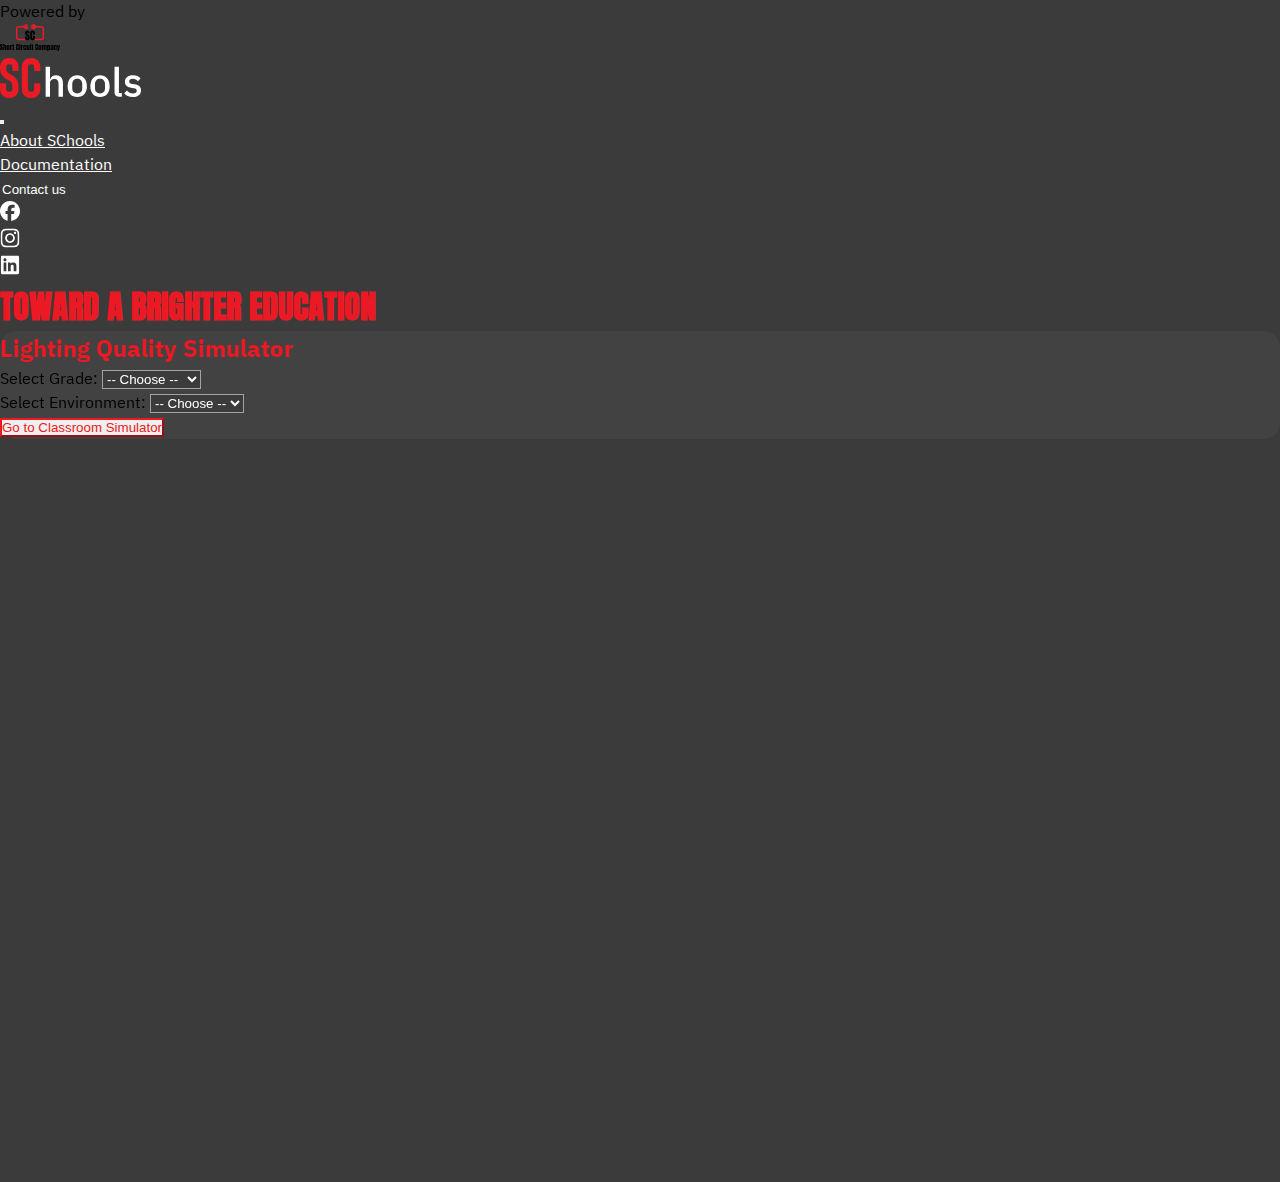
<file: index.html>
<!DOCTYPE html>
<html lang="en">
  <head>
    <meta charset="UTF-8" />
    <meta name="viewport" content="width=device-width, initial-scale=1.0" />
    <title>Lighting Quality Simulator</title>
    
    <!-- Bootstrap CSS -->
    <link href="https://cdn.jsdelivr.net/npm/bootstrap@5.3.2/dist/css/bootstrap.min.css" rel="stylesheet" integrity="sha384-T3c6CoIi6uLrA9TneNEoa7RxnatzjcDSCmG1MXxSR1GAsXEV/Dwwykc2MPK8M2HN" crossorigin="anonymous">
    
    <!-- Custom CSS -->
    <link rel="stylesheet" href="style.css" />
    <link rel="preconnect" href="https://fonts.googleapis.com" />
    <link rel="preconnect" href="https://fonts.gstatic.com" crossorigin />
    <link
      href="https://fonts.googleapis.com/css2?family=Anton&family=IBM+Plex+Sans+Arabic:wght@100;200;300;400;500;600;700&display=swap"
      rel="stylesheet"
    />
    <script type="text/javascript">
    //   document.oncontextmenu = new Function("return false;");
    //   document.onselectstart = new Function("return false;");
    </script>
  </head>
  <body class="bg-dark text-light">
    <!-- Credits Section -->
    <div class="position-fixed top-50 end-0 translate-middle-y bg-light text-dark p-3 rounded-start shadow" style="z-index: 1050;">
      <div class="text-center mb-2">
        <p class="mb-0 small fw-bold">Powered by</p>
      </div>
      <a href="https://shortcircuitcompany.com" target="_blank">
        <img src="assets/SClogo.svg" alt="this application is powered by Short Circuit Company" class="img-fluid" style="max-width: 60px;">
      </a>
    </div>

    <!-- Header -->
    <header class="border-bottom border-light">
      <div class="container-fluid">
        <div class="row align-items-center py-3">
          <div class="col-md-6">
            <a href="index.html">
              <img src="assets/logo-Light.svg" alt="Logo" class="img-fluid" style="max-height: 40px;">
            </a>
          </div>
          <div class="col-md-6">
            <nav class="navbar navbar-expand-lg navbar-dark">
              <div class="container-fluid">
                <button class="navbar-toggler" type="button" data-bs-toggle="collapse" data-bs-target="#navbarNav">
                  <span class="navbar-toggler-icon"></span>
                </button>
                <div class="collapse navbar-collapse" id="navbarNav">
                  <ul class="navbar-nav ms-auto align-items-center">
                    <li class="nav-item">
                      <a class="nav-link" href="about.html">About SChools</a>
                    </li>
                    <li class="nav-item">
                      <a class="nav-link" href="Documentation.html">Documentation</a>
                    </li>
                    <li class="nav-item">
                      <button class="btn btn-link nav-link" popovertarget="contactus">
                        Contact us
                      </button>
                    </li>
                    <li class="nav-item">
                      <a href="https://facebook.com/shortcircuiteg" target="_blank" class="nav-link">
                        <img src="assets/facebook-logo.svg" alt="facebook" class="img-fluid" style="width: 20px; filter: brightness(0) invert(1);">
                      </a>
                    </li>
                    <li class="nav-item">
                      <a href="https://instagram.com/shortcircuiteg" target="_blank" class="nav-link">
                        <img src="assets/instagram-logo.svg" alt="instagram" class="img-fluid" style="width: 20px; filter: brightness(0) invert(1);">
                      </a>
                    </li>
                    <li class="nav-item">
                      <a href="https://www.linkedin.com/company/short-circuit-company" target="_blank" class="nav-link">
                        <img src="assets/linkedin-logo.svg" alt="linkedin" class="img-fluid" style="width: 20px; filter: brightness(0) invert(1);">
                      </a>
                    </li>
                  </ul>
                </div>
              </div>
            </nav>
          </div>
        </div>
      </div>
    </header>

    <!-- Main Content -->
    <main class="container-fluid min-vh-100 d-flex flex-column">
      <!-- Hero Section -->
      <div class="row flex-grow-1 align-items-center justify-content-center py-5">
        <div class="col-12 text-center">
          <h1 class="display-3 fw-bold text-danger mb-4">toward a brighter education</h1>
        </div>
      </div>

      <!-- Form Section -->
      <div class="row justify-content-center pb-5">
        <div class="col-lg-8 col-md-10 col-12">
          <div class="card bg-secondary bg-opacity-25 text-white border-0 rounded-4 p-4">
            <div class="card-body">
              <h2 class="text-center text-danger mb-4">Lighting Quality Simulator</h2>
              
              <form class="row g-3">
                <div class="col-md-6">
                  <label for="grade" class="form-label">Select Grade:</label>
                  <select id="grade" class="form-select bg-dark text-light border-secondary">
                    <option value="">-- Choose --</option>
                    <option value="kinder">Kindergarten</option>
                    <option value="primary">Primary</option>
                    <option value="adults">Secondary</option>
                  </select>
                </div>

                <div class="col-md-6">
                  <label for="environment" class="form-label">Select Environment:</label>
                  <select id="environment" class="form-select bg-dark text-light border-secondary">
                    <option value="">-- Choose --</option>
                    <option value="classroom">Classroom</option>
                    <option value="playground">Playground</option>
                    <option value="laboratory">Laboratory</option>
                  </select>
                </div>

                <!-- <div class="col-12 text-center">
                  <button type="button" class="btn btn-danger btn-lg px-5" onclick="simulateLighting()">
                    Simulate
                  </button>
                </div> -->
              </form>

              <!-- Results Section -->
              <div id="results" class="mt-4 text-white"></div>

              <!-- Additional Simulate Button -->
              <div class="text-center mt-3">
                <button type="button" class="btn btn-outline-danger btn-lg px-5" onclick="goToClassroom()">
                  Go to Classroom Simulator
                </button>
              </div>
            </div>
          </div>
        </div>
      </div>
    </main>

    <!-- Bootstrap JS -->
    <script src="https://cdn.jsdelivr.net/npm/bootstrap@5.3.2/dist/js/bootstrap.bundle.min.js" integrity="sha384-C6RzsynM9kWDrMNeT87bh95OGNyZPhcTNXj1NW7RuBCsyN/o0jlpcV8Qyq46cDfL" crossorigin="anonymous"></script>

    <script>
      async function simulateLighting() {
        const grade = document.getElementById("grade").value;
        const environment = document.getElementById("environment").value;
        const resultDiv = document.getElementById("results");
        resultDiv.innerHTML = "";

        if (!grade || !environment) {
          alert("Please select both grade and environment.");
          return;
        }

        try {
          const response = await fetch("api/data.json");
          const lightingData = await response.json();
          const data = lightingData[grade];

          let resultsHTML = `
            <div class="card bg-dark border-secondary mt-4">
              <div class="card-body">
                <h3 class="text-danger mb-3">Age Range: ${data.age_range}</h3>
                <h4 class="text-warning mb-3">Environment: ${environment}</h4>
          `;

          for (let param in data) {
            if (param === "age_range") continue;
            resultsHTML += `<h5 class="text-info mt-4 mb-2">${param}</h5><ul class="list-unstyled">`;
            data[param].forEach((entry) => {
              resultsHTML += `
                <li class="mb-3 p-3 bg-secondary bg-opacity-25 rounded text-white">
                  <strong class="text-warning">Range:</strong> ${entry.range.min}–${entry.range.max} ${entry.range.unit}<br>
                  <strong class="text-success">Rating:</strong> ${entry.rating}<br>
                  <strong class="text-info">Reason:</strong> ${entry.reason}<br>
                  <strong class="text-primary">Recommendation:</strong> ${entry.recommendation}
                </li>
              `;
            });
            resultsHTML += `</ul>`;
          }

          resultsHTML += `</div></div>`;
          resultDiv.innerHTML = resultsHTML;
        } catch (err) {
          console.error("Failed to load lighting data:", err);
          resultDiv.innerHTML = `
            <div class="alert alert-danger mt-4" role="alert">
              Failed to load lighting data. Please try again later.
            </div>
          `;
        }
      }

      function goToClassroom() {
        const grade = document.getElementById("grade").value;
        const environment = document.getElementById("environment").value;

        if (!grade || !environment) {
          alert("Please select both grade and environment before proceeding to the classroom simulator.");
          return;
        }

        // Store the selected data in cookies
        const selectedData = {
          grade: grade,
          environment: environment,
          timestamp: new Date().toISOString()
        };

        // Set cookies with the selected data
        document.cookie = `selectedGrade=${grade}; path=/; max-age=3600`; // 1 hour expiry
        document.cookie = `selectedEnvironment=${environment}; path=/; max-age=3600`;
        document.cookie = `selectedData=${JSON.stringify(selectedData)}; path=/; max-age=3600`;

        // Redirect to classroom.html
        window.location.href = "class.html";
      }
    </script>
  </body>
</html>
</file>
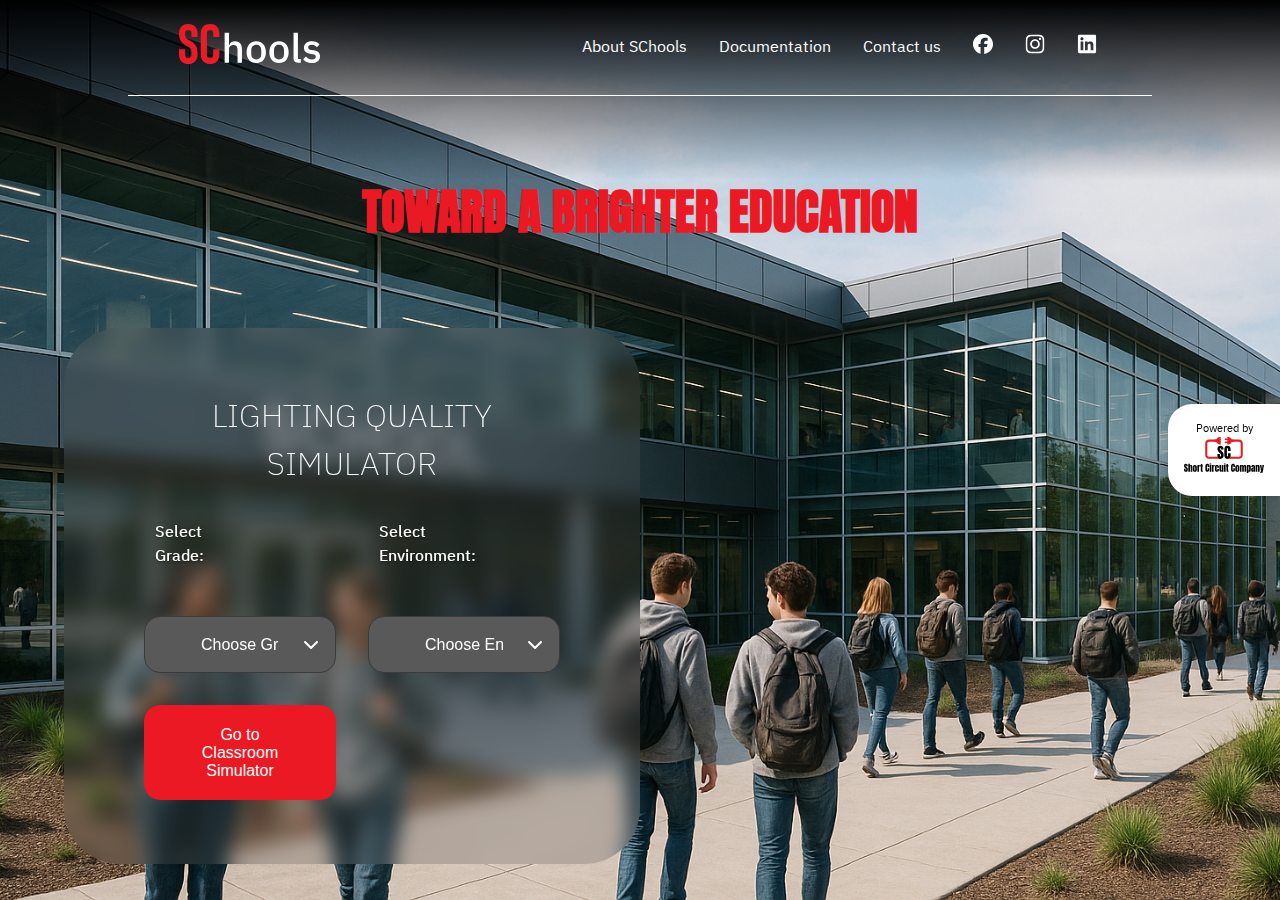
<file: New/index.html>
<!DOCTYPE html>
<html lang="en">
  <head>
    <meta charset="UTF-8" />
    <meta name="viewport" content="width=device-width, initial-scale=1.0" />
    <title>Lighting Quality Simulator</title>
    
    <link rel="icon" type="image/x-icon" href="assets/favicon.svg">

    <link rel="stylesheet" href="style.css" />
    <link rel="preconnect" href="https://fonts.googleapis.com" />
    <link rel="preconnect" href="https://fonts.gstatic.com" crossorigin />
    <link
      href="https://fonts.googleapis.com/css2?family=Anton&family=IBM+Plex+Sans+Arabic:wght@100;200;300;400;500;600;700&display=swap"
      rel="stylesheet"
    />
    <script type="text/javascript">
    //   document.oncontextmenu = new Function("return false;");
    //   document.onselectstart = new Function("return false;");
    </script>
  </head>

  
  <body class="bg-body">
    <div class="credits">
      <div class="credits-text">
        <p>Powered by</p>
      </div>
      <a href="https://shortcircuitcompany.com" target="_blank">
        <img src="assets/SClogo.svg" alt="this application is powered by Short Circuit Company" class="sc-logo">
      </a>
    </div>

    <header class="main-header">
      <div class="header-container">
        <div>
          <a href="index.html">
            <img src="assets/logo-Light.svg" alt="Logo" class="site-logo">
          </a>
        </div>
        <div>
          <nav class="main-nav">
            <input type="checkbox" id="nav-toggle" class="nav-toggle">
            <label for="nav-toggle" class="nav-toggle-label">
              <span class="nav-toggle-icon"></span>
            </label>
            <ul class="nav-menu">
              <li class="nav-item">
                <a class="nav-link" href="about.html">About SChools</a>
              </li>
              <li class="nav-item">
                <a class="nav-link" href="Documentation.html">Documentation</a>
              </li>
              <li class="nav-item">
                <button class="nav-link nav-link-btn" popovertarget="contactus">
                  Contact us
                </button>
              </li>
              <li class="nav-item">
                <a href="https://facebook.com/shortcircuiteg" target="_blank" class="nav-link">
                  <img src="assets/facebook-logo.svg" alt="facebook" class="social-icon">
                </a>
              </li>
              <li class="nav-item">
                <a href="https://instagram.com/shortcircuiteg" target="_blank" class="nav-link">
                  <img src="assets/instagram-logo.svg" alt="instagram" class="social-icon">
                </a>
              </li>
              <li class="nav-item">
                <a href="https://www.linkedin.com/company/short-circuit-company" target="_blank" class="nav-link">
                  <img src="assets/linkedin-logo.svg" alt="linkedin" class="social-icon">
                </a>
              </li>
            </ul>
          </nav>
        </div>
      </div>
    </header>

    <div class="overlay"></div>

    <main class="main-content">
      <div class="hero-section">
          <h1>toward a brighter education</h1>
      </div>

        <div class="form-card narrow">
            <h2>Lighting Quality Simulator</h2>
            
            <form class="simulation-form">
              <div class="form-group">
                <label for="grade" class="form-label">Select Grade:</label>
                <select id="grade" class="form-select">
                  <option value="">Choose Grade</option>
                  <!-- <option value="kinder">Kindergarten</option>
                  <option value="primary">Primary</option>
                  <option value="adults">Secondary</option> -->
                </select>
              </div>

              <div class="form-group">
                <label for="environment" class="form-label">Select Environment:</label>
                <select id="environment" class="form-select">
                  <option value="">Choose Environment</option>
                  <!-- <option value="classroom">Classroom</option>
                  <option value="playground">Playground</option>
                  <option value="laboratory">Laboratory</option> -->
                </select>
              </div>

              <div class="form-group">
                <button type="button" class="btn btn-danger" onclick="goToClassroom()">
                  Go to Classroom Simulator
                </button>
              </div>
            </form>

            <div id="results" class="results-container"></div>
              
        </div>
    </main>

    <script>
      async function simulateLighting() {
        const grade = document.getElementById("grade").value;
        const environment = document.getElementById("environment").value;
        const resultDiv = document.getElementById("results");
        resultDiv.innerHTML = "";

        if (!grade || !environment) {
          alert("Please select both grade and environment.");
          return;
        }

        try {
          const response = await fetch("api/newData.json");
          const lightingData = await response.json();
          const data = lightingData[grade];

          let resultsHTML = `
            <div class="results-card">
              <div class="results-card-body">
                <h3>Age Range: ${data.age_range}</h3>
                <h3>Environment: ${environment}</h3>
          `;

          for (let param in data) {
            if (param === "age_range") continue;
            resultsHTML += `<h5 class="text-info">${param}</h5><ul class="results-list">`;
            data[param].forEach((entry) => {
              resultsHTML += `
                <li class="results-item">
                  <div><h4>Range:</h4> <p>${entry.range.min}–${entry.range.max} ${entry.range.unit}</p></div>
                  <div><h4>Rating:</h4> <p>${entry.rating}</p></div>
                  <div><h4>Reason:</h4> <p>${entry.reason}</p></div>
                  <div><h4>Recommendation:</h4> <p>${entry.recommendation}</p></div>
                </li>
              `;
            });
            resultsHTML += `</ul>`;
          }

          resultsHTML += `</div></div>`;
          resultDiv.innerHTML = resultsHTML;
        } catch (err) {
          console.error("Failed to load lighting data:", err);
          resultDiv.innerHTML = `
            <div class="alert-danger">
              Failed to load lighting data. Please try again later.
            </div>
          `;
        }
      }

      function goToClassroom() {
        const grade = document.getElementById("grade").value;
        const environment = document.getElementById("environment").value;

        if (!grade || !environment) {
          alert("Please select both grade and environment before proceeding to the classroom simulator.");
          return;
        }

        // Store the selected data in cookies
        const selectedData = {
          grade: grade,
          environment: environment,
          timestamp: new Date().toISOString()
        };

        // Set cookies with the selected data
        document.cookie = `selectedGrade=${grade}; path=/; max-age=3600`; // 1 hour expiry
        document.cookie = `selectedEnvironment=${environment}; path=/; max-age=3600`;
        document.cookie = `selectedData=${JSON.stringify(selectedData)}; path=/; max-age=3600`;

        // Redirect to classroom.html
        window.location.href = "classroom.html";
      }

      window.addEventListener("DOMContentLoaded", async function () {
        const ageSelect = document.getElementById("grade");
        const envSelect = document.getElementById("environment");

        // Populate age dropdown
        // await loadApiData();
        const response = await fetch("api/lighting.json");
        const apiData = await response.json();
        console.log(apiData);
        
        for (const age in apiData) {
          const option = document.createElement("option");
          option.value = age;
          option.text = `${age} (${apiData[age].age_range})`;
          ageSelect.appendChild(option);
        }

        // Update environments on age change
        ageSelect.addEventListener("change", function () {
          const selectedAge = this.value;

          // Clear previous environments
          envSelect.innerHTML = `<option value="" disabled selected>Select Environment</option>`;

          if (selectedAge && apiData[selectedAge]) {
              console.log(apiData[selectedAge]);
              
            const environments =
              apiData[selectedAge].recommendation_levels.highly_recommended.environments;
            for (const env in environments) {
              const option = document.createElement("option");
              option.value = env;
              option.text = env.charAt(0).toUpperCase() + env.slice(1);
              envSelect.appendChild(option);
            }
          }
        });
      });
    </script>
  </body>
</html>
</file>
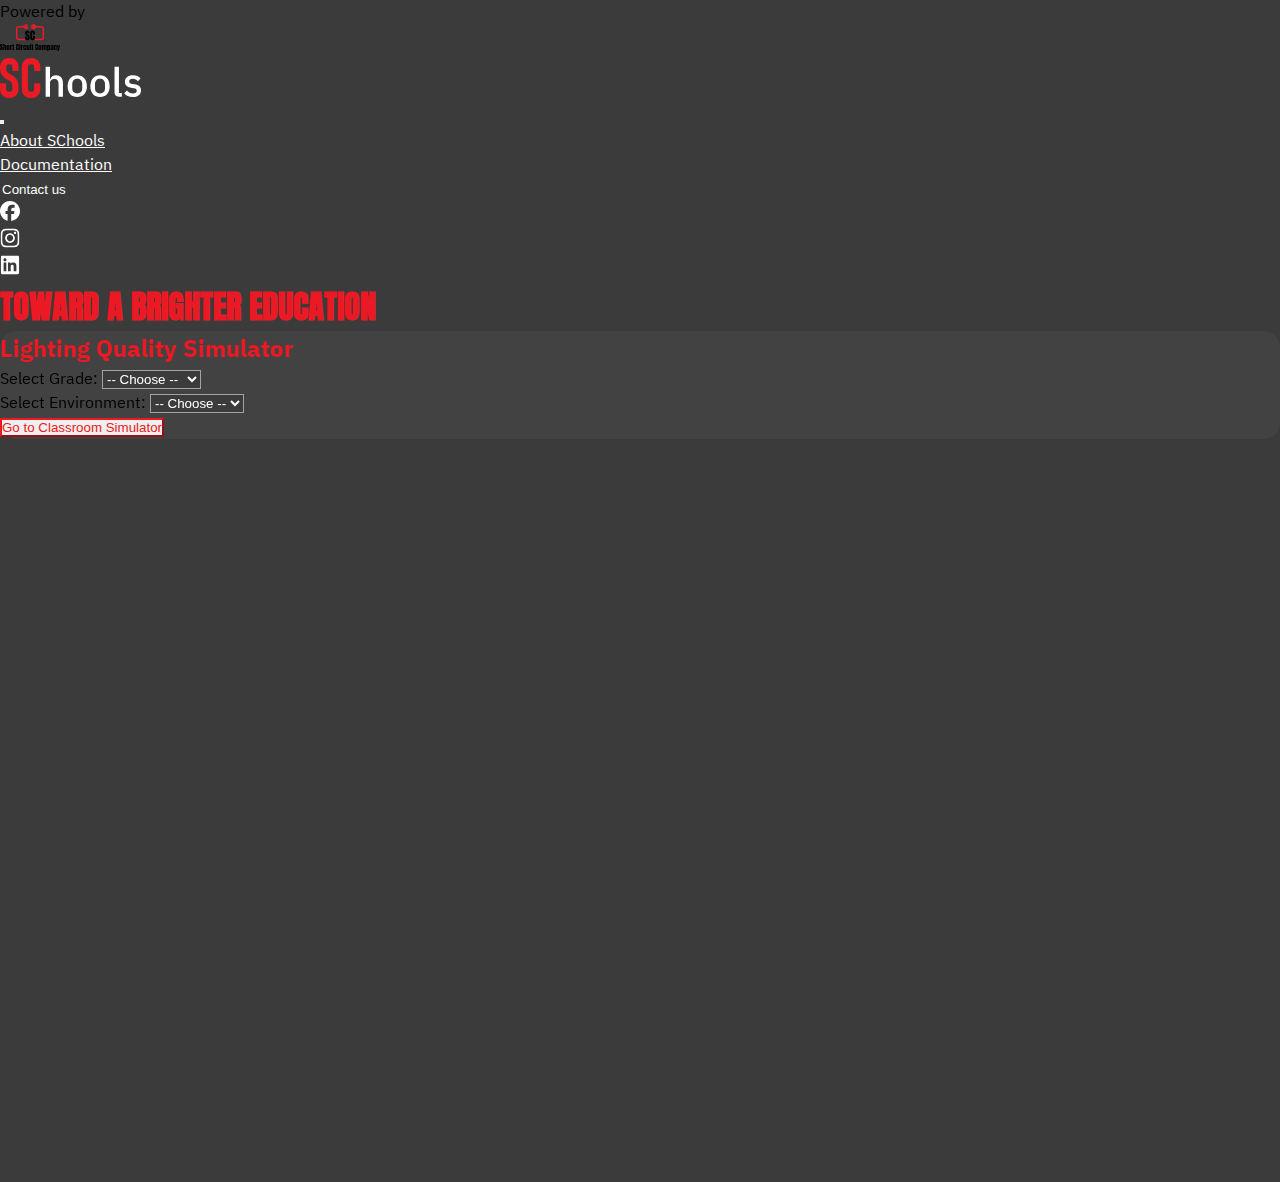
<file: class.html>
<!DOCTYPE html>
<html lang="en">
<head>
    <meta charset="UTF-8">
    <meta name="viewport" content="width=device-width, initial-scale=1.0">
    <link rel="icon" type="image/x-icon" href="assets/favicon.svg">
    
    <!-- Bootstrap CSS -->
    <link href="https://cdn.jsdelivr.net/npm/bootstrap@5.3.2/dist/css/bootstrap.min.css" rel="stylesheet" integrity="sha384-T3c6CoIi6uLrA9TneNEoa7RxnatzjcDSCmG1MXxSR1GAsXEV/Dwwykc2MPK8M2HN" crossorigin="anonymous">
    
    <!-- Font Awesome -->
    <link rel="stylesheet" href="https://cdnjs.cloudflare.com/ajax/libs/font-awesome/6.4.0/css/all.min.css">
    
    <!-- Custom CSS -->
    <!-- <link rel="stylesheet" href="style.css"> -->
    <link rel="preconnect" href="https://fonts.googleapis.com">
    <link rel="preconnect" href="https://fonts.gstatic.com" crossorigin>
    <link href="https://fonts.googleapis.com/css2?family=Anton&family=IBM+Plex+Sans+Arabic:wght@100;200;300;400;500;600;700&display=swap" rel="stylesheet">
    <script type="text/javascript">
        // document.oncontextmenu = new Function("return false;");
        // document.onselectstart = new Function("return false;");
    </script>

    <style>
        .text-muted{
            color: #aaa !important;
        }
        
        /* Fix text wrapping issues */
        .card-body {
            word-wrap: break-word;
            overflow-wrap: break-word;
            hyphens: auto;
        }
        
        .alert {
            word-wrap: break-word;
            overflow-wrap: break-word;
            hyphens: auto;
        }
        
        /* Ensure cards have consistent height */
        .card {
            height: 100%;
        }
        
        /* Prevent text overflow in parameter names */
        .text-info {
            word-break: break-word;
        }
        
        /* Animated effects for lighting simulation */
        .classroom-img {
            transition: opacity 0.8s ease, filter 0.5s;
        }
        
        .blurred {
            filter: blur(5px);
            opacity: 0.4;
        }
        
        .flicker {
            animation: flickerAnim 0.2s infinite;
        }
        
        @keyframes flickerAnim {
            0%, 100% { opacity: 1; }
            50% { opacity: 0.6; }
        }
        
        #appendImage {
            position: relative;
            overflow: hidden;
        }
        
        #appendImage canvas {
            transition: all 0.5s ease-in-out;
            max-height: 400px;
            object-fit: cover;
            width: 100%;
        }
        
        /* Canvas-based lighting effects */
        .lighting-canvas {
            display: block;
            max-width: 100%;
            height: auto;
        }
        
        /* Preloader Styles */
        .preloader {
            position: fixed;
            top: 0;
            left: 0;
            width: 100%;
            height: 100%;
            background: rgba(0, 0, 0, 0.9);
            backdrop-filter: blur(10px);
            display: flex;
            justify-content: center;
            align-items: center;
            z-index: 9999;
            opacity: 1;
            visibility: visible;
            transition: opacity 0.5s ease, visibility 0.5s ease;
        }
        
        .preloader.hidden {
            opacity: 0;
            visibility: hidden;
        }
        
        .preloader-content {
            text-align: center;
            color: white;
        }
        
        .preloader-gif {
            width: 120px;
            height: 120px;
            margin-bottom: 20px;
        }
        
        .preloader-text {
            font-size: 1.2rem;
            font-weight: 500;
            color: #ffffff;
            margin-top: 15px;
            animation: pulse 1.5s infinite;
        }
        
        @keyframes pulse {
            0%, 100% { opacity: 0.7; }
            50% { opacity: 1; }
        }
    </style>
    
    <title>SChools - Classroom Simulator</title>
</head>

<body class="bg-dark text-white">
    <!-- Credits Section -->
    <div class="position-fixed top-50 end-0 translate-middle-y bg-light text-dark p-3 rounded-start shadow" style="z-index: 1050;">
        <div class="text-center mb-2">
            <p class="mb-0 small fw-bold">Powered by</p>
        </div>
        <a href="https://shortcircuitcompany.com" target="_blank">
            <img src="assets/SClogo.svg" alt="this application is powered by Short Circuit Company" class="img-fluid" style="max-width: 60px;">
        </a>
    </div>
    
    <!-- Preloader -->
    <div id="preloader" class="preloader">
        <div class="preloader-content">
            <img src="assets/SCloading.gif" alt="Loading..." class="preloader-gif">
            <div class="preloader-text">Loading Lighting Simulator...</div>
        </div>
    </div>

    <!-- Header -->
    <header class="border-bottom border-light">
        <div class="container-fluid">
            <div class="row align-items-center py-3">
                <div class="col-md-6">
                    <a href="index.html">
                        <img src="assets/logo-Light.svg" alt="Logo" class="img-fluid" style="max-height: 40px;">
                    </a>
                </div>
                <div class="col-md-6">
                    <nav class="navbar navbar-expand-lg navbar-dark">
                        <div class="container-fluid">
                            <button class="navbar-toggler" type="button" data-bs-toggle="collapse" data-bs-target="#navbarNav">
                                <span class="navbar-toggler-icon"></span>
                            </button>
                            <div class="collapse navbar-collapse" id="navbarNav">
                                <ul class="navbar-nav ms-auto align-items-center">
                                    <li class="nav-item">
                                        <a class="nav-link" href="about.html">About SChools</a>
                                    </li>
                                    <li class="nav-item">
                                        <a class="nav-link" href="Documentation.html">Documentation</a>
                                    </li>
                                    <li class="nav-item">
                                        <button class="btn btn-link nav-link" popovertarget="contactus">Contact us</button>
                                    </li>
                                    <li class="nav-item">
                                        <a href="https://facebook.com/shortcircuiteg" target="_blank" class="nav-link">
                                            <img src="assets/facebook-logo.svg" alt="facebook" class="img-fluid" style="width: 20px; filter: brightness(0) invert(1);">
                                        </a>
                                    </li>
                                    <li class="nav-item">
                                        <a href="https://instagram.com/shortcircuiteg" target="_blank" class="nav-link">
                                            <img src="assets/instagram-logo.svg" alt="instagram" class="img-fluid" style="width: 20px; filter: brightness(0) invert(1);">
                                        </a>
                                    </li>
                                    <li class="nav-item">
                                        <a href="https://www.linkedin.com/company/short-circuit-company" target="_blank" class="nav-link">
                                            <img src="assets/linkedin-logo.svg" alt="linkedin" class="img-fluid" style="width: 20px; filter: brightness(0) invert(1);">
                                        </a>
                                    </li>
                                </ul>
                            </div>
                        </div>
                    </nav>
                </div>
            </div>
        </div>
    </header>

    <main class="container-fluid">
        <!-- Selected Data Display -->
        <div class="row mt-4">
            <div class="col-12">
                <div class="card bg-secondary bg-opacity-25 text-white border-0 rounded-4 p-3">
                    <div class="card-body">
                        <h4 class="text-danger mb-3">Selected Parameters</h4>
                        <div id="selectedDataDisplay" class="row text-white">
                            <!-- Selected data will be displayed here -->
                        </div>
                    </div>
                </div>
            </div>
        </div>

        <!-- Simulator Hero -->
        <div class="row mt-4">
            <div class="col-12 position-relative" id="simulatorHero">
                <div class="appendImage" id="appendImage">
                    <div class="position-relative">
                        <canvas id="lightingCanvas" class="lighting-canvas"></canvas>
                        <!-- <div class="position-absolute top-0 end-0 p-2">
                            <div class="btn-group" role="group">
                                <button type="button" class="btn btn-sm btn-outline-light" onclick="cycleToPreviousImage()" title="Previous Image">
                                    <i class="fas fa-chevron-left"></i>
                                </button>
                                <button type="button" class="btn btn-sm btn-outline-light" onclick="cycleToNextImage()" title="Next Image">
                                    <i class="fas fa-chevron-right"></i>
                                </button>
                            </div>
                        </div> -->
                        <!-- <div class="position-absolute bottom-0 start-0 p-2">
                            <small class="text-light bg-dark bg-opacity-75 px-2 py-1 rounded">
                                <i class="fas fa-image me-1"></i>
                                <span id="imageCounter">Image 1</span>
                            </small>
                        </div> -->
                    </div>
                </div>
                <!-- <img src="assets/ChatGPT Image Aug 3, 2025, 11_32_14 PM.png" alt="Classroom Background" class="img-fluid w-100" style="max-height: 400px; object-fit: cover;"> -->
                <!-- <div class="position-absolute top-0 start-0 w-100 h-100 bg-dark bg-opacity-50"></div> -->
            </div>
        </div>

        <!-- Controls Section -->
        <div class="row justify-content-center mt-4">
            <div class="col-lg-12 col-md-10 col-12">
                <div class="card bg-secondary text-white bg-opacity-25 border-0 rounded-4 p-4">
                    <div class="card-body">
                        <h3 class="text-center text-danger mb-4">Lighting Controls</h3>
                        
                        <div class="row g-4">

                            <div class="col-6">
                                <div class="col-12">
                                    <div class="controller">
                                        <label for="cctSlider" class="form-label">
                                            CCT (K): <span id="cctValue" class="text-warning">6500</span>
                                            <small class="text-muted d-block" id="cctRange">Range: Loading...</small>
                                        </label>
                                        <input type="range" id="cctSlider" class="form-range" min="1000" max="10000" value="6500" step="100">
                                    </div>
                                </div>
                                
                                <div class="col-12">
                                    <div class="controller">
                                        <label for="criSlider" class="form-label">
                                            CRI: <span id="criValue" class="text-warning">80</span>
                                            <small class="text-muted d-block" id="criRange">Range: Loading...</small>
                                        </label>
                                        <input type="range" id="criSlider" class="form-range" min="0" max="100" value="80" step="1">
                                    </div>
                                </div>
                                
                                <div class="col-12">
                                    <div class="controller">
                                        <label for="flickerSlider" class="form-label">
                                            Flicker (HZ): <span id="flickerValue" class="text-warning">90</span>
                                            <small class="text-muted d-block" id="flickerRange">Range: Loading...</small>
                                        </label>
                                        <input type="range" id="flickerSlider" class="form-range" min="0" max="100" value="1" step="0.5">
                                    </div>
                                </div>
                                
                                <div class="col-12">
                                    <div class="controller">
                                        <label for="glareSlider" class="form-label">
                                            Glare (UGR): <span id="glareValue" class="text-warning">6</span>
                                            <small class="text-muted d-block" id="glareRange">Range: Loading...</small>
                                        </label>
                                        <input type="range" id="glareSlider" class="form-range" min="1" max="28" value="6" step="1">
                                    </div>
                                </div>
                                
                                <!-- <div class="col-12">
                                    <div class="controller">
                                        <label for="uniformitySlider" class="form-label">
                                            Uniformity: <span id="uniformityValue" class="text-warning">0.7</span>
                                            <small class="text-muted d-block" id="uniformityRange">Range: Loading...</small>
                                        </label>
                                        <input type="range" id="uniformitySlider" class="form-range" min="0" max="1" value="0.7" step="0.1">
                                    </div>
                                </div> -->
                                
                                <!-- <div class="col-12">
                                    <div class="controller">
                                        <label for="melanopicSlider" class="form-label">
                                            Melanopic EDI: <span id="melanopicValue" class="text-warning">200</span>
                                            <small class="text-muted d-block" id="melanopicRange">Range: Loading...</small>
                                        </label>
                                        <input type="range" id="melanopicSlider" class="form-range" min="0" max="500" value="200" step="10">
                                    </div>
                                </div> -->
                                
                                <div class="col-12">
                                    <div class="controller">
                                        <label for="verticalSlider" class="form-label">
                                            Vertical Illuminance (lux): <span id="verticalValue" class="text-warning">300</span>
                                            <small class="text-muted d-block" id="verticalRange">Range: Loading...</small>
                                        </label>
                                        <input type="range" id="verticalSlider" class="form-range" min="0" max="1000" value="300" step="10">
                                    </div>
                                </div>
                                
                                <!-- <div class="col-12">
                                    <div class="controller">
                                        <label for="exposureSlider" class="form-label">
                                            Exposure Duration (hours): <span id="exposureValue" class="text-warning">8</span>
                                            <small class="text-muted d-block" id="exposureRange">Range: Loading...</small>
                                        </label>
                                        <input type="range" id="exposureSlider" class="form-range" min="1" max="24" value="8" step="1">
                                    </div>
                                </div> -->
                                
                                <div class="col-12">
                                    <div class="controller">
                                        <label for="luxSlider" class="form-label">
                                            Lux: <span id="luxValue" class="text-warning">500</span>
                                            <small class="text-muted d-block" id="luxRange">Range: Loading...</small>
                                        </label>
                                        <input type="range" id="luxSlider" class="form-range" min="0" max="1000" value="500" step="10">
                                    </div>
                                </div>
                            </div>

                            <div class="col-6">
                                <div class="row g-4" id="recommendationCards">
                                    <!-- Recommendation cards will be dynamically generated here -->
                                </div>
                            </div>

                        </div>

                        <!-- <div class="text-center mt-4">
                            <button type="button" class="btn btn-danger btn-lg px-5" onclick="compareValues()">
                                Compare with Recommendations
                            </button>
                        </div> -->
                    </div>
                </div>
            </div>

            <div class="col-lg-4 col-md-12 col-12">
                <!-- <div class="appendImage" id="appendImage">
                    <div class="position-relative">
                        <canvas id="lightingCanvas" class="lighting-canvas"></canvas>
                        <div class="position-absolute top-0 end-0 p-2">
                            <div class="btn-group" role="group">
                                <button type="button" class="btn btn-sm btn-outline-light" onclick="cycleToPreviousImage()" title="Previous Image">
                                    <i class="fas fa-chevron-left"></i>
                                </button>
                                <button type="button" class="btn btn-sm btn-outline-light" onclick="cycleToNextImage()" title="Next Image">
                                    <i class="fas fa-chevron-right"></i>
                                </button>
                            </div>
                        </div>
                        <div class="position-absolute bottom-0 start-0 p-2">
                            <small class="text-light bg-dark bg-opacity-75 px-2 py-1 rounded">
                                <i class="fas fa-image me-1"></i>
                                <span id="imageCounter">Image 1</span>
                            </small>
                        </div>
                    </div>
                </div> -->
            </div>
        </div>

        <!-- Comparison Results -->
        <div class="row mt-4">
            <div class="col-12">
                <div id="comparisonResults" class="card bg-dark border-secondary rounded-4" style="display: none;">
                    <div class="card-body">
                        <h4 class="text-danger mb-3">Comparison Results</h4>
                        <div id="comparisonContent">
                            <!-- Comparison results will be displayed here -->
                        </div>
                    </div>
                </div>
            </div>
        </div>

        <!-- Information Cards -->
        <div class="row mt-5">
            <div class="col-12">
                <div class="row g-4">
                    <div class="col-lg-3 col-md-6">
                        <div class="card bg-secondary bg-opacity-25 border-0 rounded-4 h-100">
                            <div class="card-body">
                                <h5 class="text-danger">CCT (Color Temperature)</h5>
                                <p class="text-light">Color temperature affects mood and concentration. Warmer temperatures (2700K-3000K) are better for young children.</p>
                            </div>
                        </div>
                    </div>
                    
                    <div class="col-lg-3 col-md-6">
                        <div class="card bg-secondary bg-opacity-25 border-0 rounded-4 h-100">
                            <div class="card-body">
                                <h5 class="text-danger">CRI (Color Rendering Index)</h5>
                                <p class="text-light">CRI measures how accurately colors are rendered. Higher CRI (90+) is essential for educational activities.</p>
                            </div>
                        </div>
                    </div>
                    
                    <div class="col-lg-3 col-md-6">
                        <div class="card bg-secondary bg-opacity-25 border-0 rounded-4 h-100">
                            <div class="card-body">
                                <h5 class="text-danger">Flicker</h5>
                                <p class="text-light">Flicker can cause eye strain and headaches. Lower flicker percentages are better for learning environments.</p>
                            </div>
                        </div>
                    </div>
                    
                    <div class="col-lg-3 col-md-6">
                        <div class="card bg-secondary bg-opacity-25 border-0 rounded-4 h-100">
                            <div class="card-body">
                                <h5 class="text-danger">Glare (UGR)</h5>
                                <p class="text-light">Unified Glare Rating measures visual comfort. Lower UGR values provide better visual comfort.</p>
                            </div>
                        </div>
                    </div>
                    
                    <div class="col-lg-3 col-md-6">
                        <div class="card bg-secondary bg-opacity-25 border-0 rounded-4 h-100">
                            <div class="card-body">
                                <h5 class="text-danger">Uniformity</h5>
                                <p class="text-light">Uniformity measures the consistency of lighting across a space. Higher values indicate more even lighting distribution.</p>
                            </div>
                        </div>
                    </div>
                    
                    <div class="col-lg-3 col-md-6">
                        <div class="card bg-secondary bg-opacity-25 border-0 rounded-4 h-100">
                            <div class="card-body">
                                <h5 class="text-danger">Melanopic EDI</h5>
                                <p class="text-light">Melanopic Equivalent Daylight Illuminance affects circadian rhythms and alertness. Higher values promote better wakefulness.</p>
                            </div>
                        </div>
                    </div>
                    
                    <div class="col-lg-3 col-md-6">
                        <div class="card bg-secondary bg-opacity-25 border-0 rounded-4 h-100">
                            <div class="card-body">
                                <h5 class="text-danger">Vertical Illuminance</h5>
                                <p class="text-light">Vertical illuminance measures light falling on vertical surfaces. Important for visual comfort and task performance.</p>
                            </div>
                        </div>
                    </div>
                    
                    <div class="col-lg-3 col-md-6">
                        <div class="card bg-secondary bg-opacity-25 border-0 rounded-4 h-100">
                            <div class="card-body">
                                <h5 class="text-danger">Exposure Duration</h5>
                                <p class="text-light">Exposure duration affects the cumulative impact of lighting on health and performance. Longer exposure requires more careful consideration.</p>
                            </div>
                        </div>
                    </div>
                    
                    <div class="col-lg-3 col-md-6">
                        <div class="card bg-secondary bg-opacity-25 border-0 rounded-4 h-100">
                            <div class="card-body">
                                <h5 class="text-danger">Lux (Illuminance)</h5>
                                <p class="text-light">Lux measures the amount of light falling on a surface. Proper illuminance levels are crucial for visual comfort and task performance.</p>
                            </div>
                        </div>
                    </div>
                </div>
            </div>
        </div>

        <!-- Recommendation Cards -->
        <!-- <div class="row mt-5">
            <div class="col-12">
                <h3 class="text-warning mb-4">
                    <i class="fas fa-lightbulb me-2"></i>
                    Age-Based Recommendations
                </h3>
                <div class="row g-4" id="recommendationCards">
                    Recommendation cards will be dynamically generated here
                </div>
            </div>
        </div> -->
    </main>

        <!-- Bootstrap JS -->
    <script src="https://cdn.jsdelivr.net/npm/bootstrap@5.3.2/dist/js/bootstrap.bundle.min.js" integrity="sha384-C6RzsynM9kWDrMNeT87bh95OGNyZPhcTNXj1NW7RuBCsyN/o0jlpcV8Qyq46cDfL" crossorigin="anonymous"></script>

    <!-- External Simulator JavaScript -->
    <script src="classroom-simulator.js"></script>

    <script>
        // Initialize the simulator when the page loads
        document.addEventListener('DOMContentLoaded', function() {
            initializeSimulator();
            // compareValues();
        });
    </script>
</body>
</html>
</file>
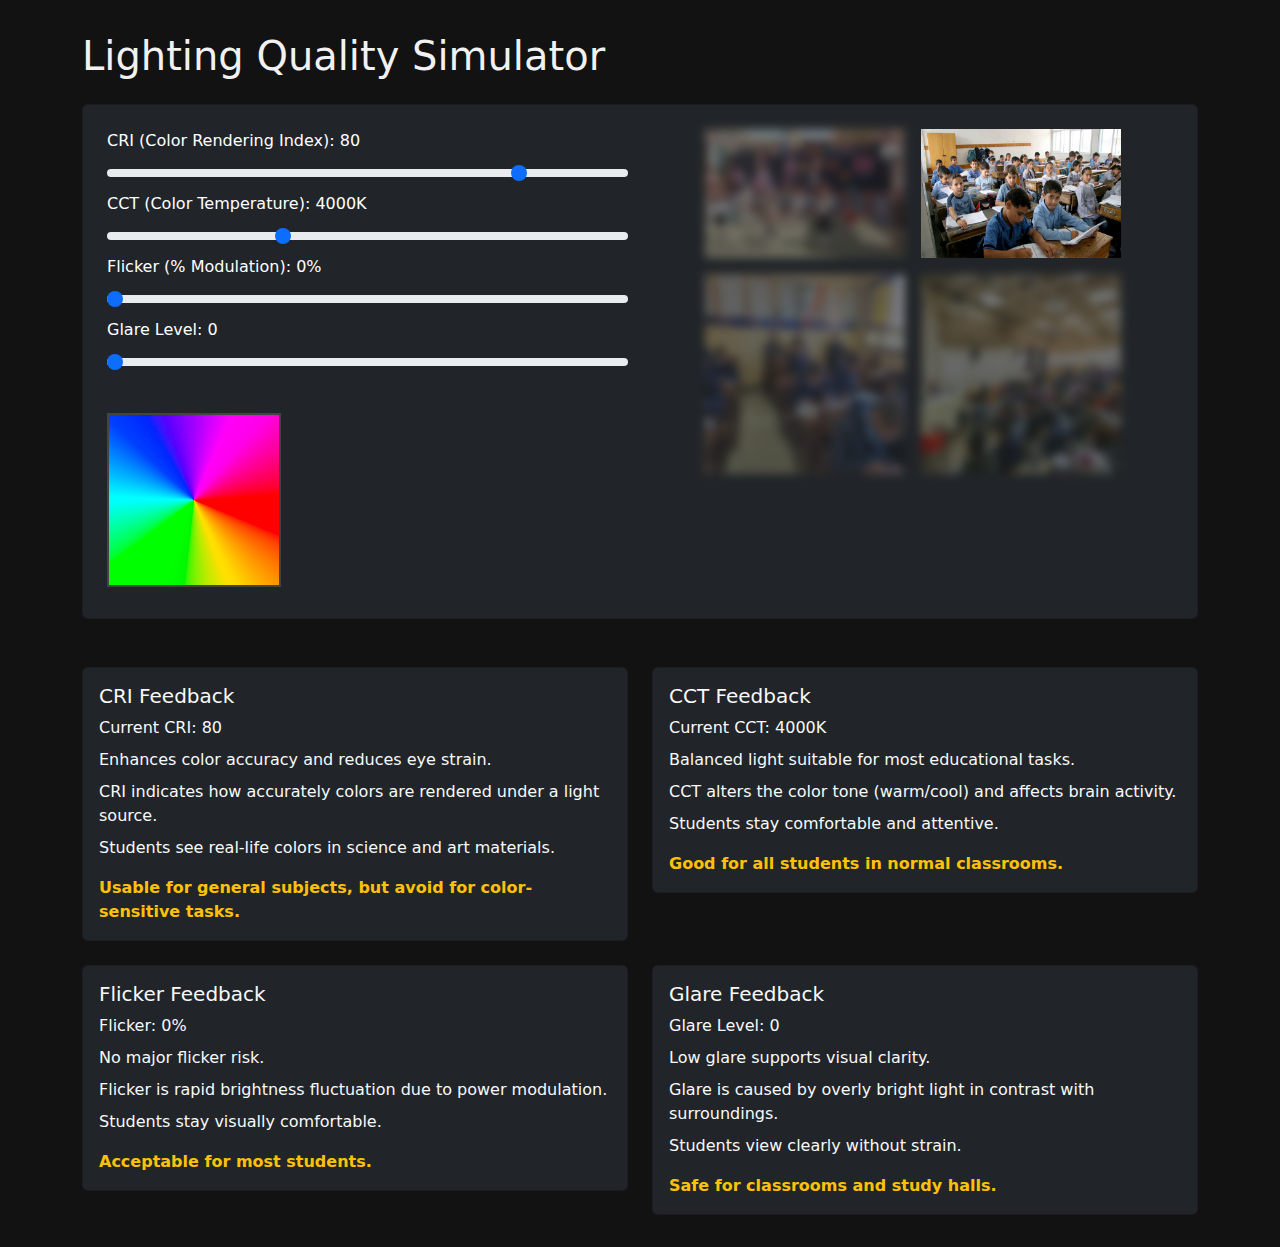
<file: classroom/index10.html>
<!DOCTYPE html>
<html lang="en">
<head>
  <meta charset="UTF-8" />
  <meta name="viewport" content="width=device-width, initial-scale=1.0" />
  <title>Lighting Quality Simulator</title>
  <link href="https://cdn.jsdelivr.net/npm/bootstrap@5.3.0/dist/css/bootstrap.min.css" rel="stylesheet">
  <style>
    body {
      padding: 2rem;
      background-color: #121212;
      color: #f1f1f1;
    }
    .card {
      transition: all 0.4s ease-in-out;
    }
    .classroom-img {
      max-width: 200px;
      width: 100%;
      transition: opacity 0.8s ease, filter 0.5s;
    }
    .blurred {
      filter: blur(5px);
      opacity: 0.4;
    }
    .hidden {
      display: none !important;
    }
    .feedback-card p {
      margin-bottom: 0.5rem;
    }
    .feedback-card b {
      display: block;
      margin-top: 0.5rem;
      color: #ffc107;
    }
    #simulatedEffect {
      width: 100%;
      max-width: 100%;
      height: auto;
      border: 2px solid #444;
      margin-top: 2rem;
    }

    .flicker {
      animation: flickerAnim 0.2s infinite;
    }
    @keyframes flickerAnim {
      0%, 100% { opacity: 1; }
      50% { opacity: 0.6; }
    }
  </style>
</head>
<body>
  <div class="container">
    <h1 class="mb-4">Lighting Quality Simulator</h1>

    <!-- Controls -->
    <div class="card p-4 mb-4 bg-dark text-white">
      <div class="row g-4">
        <div class="col-6">
          <div class="col-12">
            <label for="cri" class="form-label">CRI (Color Rendering Index): <span id="criVal">80</span></label>
            <input type="range" class="form-range" id="cri" min="0" max="100" value="80">
            <label for="cct" class="form-label">CCT (Color Temperature): <span id="cctVal">4000</span>K</label>
            <input type="range" class="form-range" id="cct" min="1000" max="10000" step="100" value="4000">
            <label for="flicker" class="form-label">Flicker (% Modulation): <span id="flickerVal">0</span>%</label>
            <input type="range" class="form-range" id="flicker" min="0" max="100" value="0">
            <label for="glare" class="form-label">Glare Level: <span id="glareVal">0</span></label>
            <input type="range" class="form-range" id="glare" min="0" max="100" value="0">
          </div>
          <!-- Canvas Simulation -->
          <div class="col-4">
            <canvas id="simulatedEffect"></canvas>
          </div>
        </div>

        <div class="col-6">
          <div class="col-12 d-flex justify-content-center gap-3 flex-wrap" id="classroomScene">
            <img src="images/kindergarten.jpg" id="kindergarten" class="classroom-img" alt="Kindergarten">
            <img src="images/primary.jpg" id="primary" class="classroom-img" alt="Primary">
            <img src="images/secondary.jpg" id="secondary" class="classroom-img" alt="Secondary">
            <img src="images/college.jpg" id="college" class="classroom-img" alt="college">
            <img src="images/tunable/s.png" id="sad1" class="classroom-img hidden" alt="Sad 1">
            <img src="images/tunable/t.png" id="sad2" class="classroom-img hidden" alt="Sad 2">
          </div>
          <div class="text-center mt-4">
            <div id="warningText" class="text-danger fw-bold" style="display:none; font-size: 1.2rem;">
              ⚠️ Lighting conditions are unsuitable for learning. Please adjust Glare or Flicker levels.
            </div>
          </div>
        </div>

      </div>
    </div>

    <!-- Feedback Cards -->

    <!-- Feedback Cards -->
    <div class="row g-4 mt-4" id="cardsContainer">
      <div class="col-md-6">
        <div class="card bg-dark text-light p-3 feedback-card">
          <h5>CRI Feedback</h5>
          <p id="criFeedbackVal">Value: 80</p>
          <p id="criEffect">Effect: Improves color accuracy and reduces eye strain.</p>
          <p id="criCause">Cause: Higher CRI means better spectral match to sunlight.</p>
          <p id="criScenario">Scenario: Students can distinguish colors in art or biology experiments clearly.</p>
          <b id="criScope">Scope: All students; especially important for art and science subjects.</b>
        </div>
      </div>
      <div class="col-md-6">
        <div class="card bg-dark text-light p-3 feedback-card">
          <h5>CCT Feedback</h5>
          <p id="cctFeedbackVal">Value: 4000K</p>
          <p id="cctEffect">Effect: Balances alertness and comfort for focused tasks.</p>
          <p id="cctCause">Cause: Mid-CCT provides a neutral-white tone aiding circadian rhythm balance.</p>
          <p id="cctScenario">Scenario: Students remain alert and comfortable during full-day classes.</p>
          <b id="cctScope">Scope: Ideal for primary to secondary students; enhances reading, math, and discussion.</b>
        </div>
      </div>
      <div class="col-md-6">
        <div class="card bg-dark text-light p-3 feedback-card">
          <h5>Flicker Feedback</h5>
          <p id="flickerFeedbackVal">Value: 0%</p>
          <p id="flickerEffect">Effect: No visible flicker ensures visual comfort and reduces fatigue.</p>
          <p id="flickerCause">Cause: Stable current supply without high-frequency modulation.</p>
          <p id="flickerScenario">Scenario: Students maintain focus longer without headaches.</p>
          <b id="flickerScope">Scope: All students; especially neurodiverse and sensitive individuals.</b>
        </div>
      </div>
      <div class="col-md-6">
        <div class="card bg-dark text-light p-3 feedback-card">
          <h5>Glare Feedback</h5>
          <p id="glareFeedbackVal">Value: 0</p>
          <p id="glareEffect">Effect: No discomfort or visibility issues.</p>
          <p id="glareCause">Cause: Light sources are diffused and properly shielded.</p>
          <p id="glareScenario">Scenario: Students can look at boards or screens without squinting or stress.</p>
          <b id="glareScope">Scope: Essential for all age groups; especially critical in rooms with screens or whiteboards.</b>
        </div>
      </div>
    </div>
  </div>


    <!-- JavaScript -->
    <script>
      const canvas = document.getElementById('simulatedEffect');
      const ctx = canvas.getContext('2d');
      const img = new Image();
      let originalImage = null;

      img.onload = function () {
        canvas.width = img.width;
        canvas.height = img.height;
        ctx.drawImage(img, 0, 0);
        originalImage = ctx.getImageData(0, 0, canvas.width, canvas.height);
        applyFilters();
      };
      img.src = 'images/sample.jpg'; // حط صورتك هنا

      function applyVisualEffect(imageData, cct, cri, flicker) {
        const data = new Uint8ClampedArray(imageData.data);
        const result = new ImageData(data, imageData.width, imageData.height);

        const kelvinFactor = (cct - 6500) / 3500;
        const redShift = -kelvinFactor * 40;
        const blueShift = kelvinFactor * 40;
        const criFactor = cri / 100;
        const flickerFactor = flicker / 100;

        for (let i = 0; i < data.length; i += 4) {
          let r = result.data[i];
          let g = result.data[i + 1];
          let b = result.data[i + 2];

          r = r + redShift;
          b = b + blueShift;

          const avg = (r + g + b) / 3;

          if (cri < 95) {
            r = r * criFactor + avg * (1 - criFactor);
            g = g * criFactor + avg * (1 - criFactor);
            b = b * criFactor + avg * (1 - criFactor);
          }

          // flicker تأثير: شفافية
          const alpha = 255 * (1 - 0.3 * flickerFactor);

          result.data[i] = clamp(r);
          result.data[i + 1] = clamp(g);
          result.data[i + 2] = clamp(b);
          result.data[i + 3] = clamp(alpha);
        }
        return result;
      }

      function clamp(v) {
        return Math.max(0, Math.min(255, Math.round(v)));
      }

      function updateVisualCanvas(cct, cri, flicker) {
        if (!originalImage) return;
        const filtered = applyVisualEffect(originalImage, cct, cri, flicker);
        ctx.putImageData(filtered, 0, 0);
      }

      const sliders = ['cri', 'cct', 'flicker', 'glare'];
      sliders.forEach(id => {
        document.getElementById(id).addEventListener('input', () => {
          const cri = parseInt(document.getElementById('cri').value);
          const cct = parseInt(document.getElementById('cct').value);
          const flicker = parseInt(document.getElementById('flicker').value);
          const glare = parseInt(document.getElementById('glare').value);
          updateVisualCanvas(cct, cri, flicker);
        });
      });

      
    const classroomImages = {
      kindergarten: document.getElementById('kindergarten'),
      primary: document.getElementById('primary'),
      secondary: document.getElementById('secondary'),
      college: document.getElementById('college'),
      sad1: document.getElementById('sad1'),
      sad2: document.getElementById('sad2')
    };

    const criSlider = document.getElementById('cri');
    const cctSlider = document.getElementById('cct');
    const flickerSlider = document.getElementById('flicker');
    const glareSlider = document.getElementById('glare');
    const criVal = document.getElementById('criVal');
    const cctVal = document.getElementById('cctVal');
    const flickerVal = document.getElementById('flickerVal');
    const glareVal = document.getElementById('glareVal');

    function updateClassroomImages(cct, flicker, glare) {
      const warningText = document.getElementById('warningText');
      const blurAll = flicker > 8 || glare > 19;

      Object.values(classroomImages).forEach(img => {
        img.classList.add('hidden');
        img.classList.remove('blurred');
      });

      if (blurAll) {
        warningText.style.display = 'block';
        if (glare > 19 && glare <= 66) { classroomImages.sad1.classList.remove('hidden'); }
        else if (glare > 66) { classroomImages.sad2.classList.remove('hidden'); }
        return;
      }

      if (flicker > 8) {
        canvas.classList.add('flicker'); 
      } else {
        canvas.classList.remove('flicker'); 
      }

      warningText.style.display = 'none';

      let selected = '';
      if (cct >= 2700 && cct < 3500) selected = 'kindergarten';
      else if (cct >= 3500 && cct < 5000) selected = 'primary';
      else if (cct >= 5000 && cct <= 7000) selected = 'secondary';
      else if (cct > 7000) selected = 'college';

      Object.entries(classroomImages).forEach(([key, img]) => {
        if (['kindergarten', 'primary', 'secondary', 'college'].includes(key)) {
          img.classList.remove('hidden');
          img.classList.toggle('blurred', key !== selected);
        }
      });
    }
      
    function applyFilters() {
      const cri = parseInt(criSlider.value);
      const cct = parseInt(cctSlider.value);
      const flicker = parseInt(flickerSlider.value);
      const glare = parseInt(glareSlider.value);

      criVal.textContent = cri;
      cctVal.textContent = cct;
      flickerVal.textContent = flicker;
      glareVal.textContent = glare;

          // CRI Card Text
            document.getElementById('criFeedbackVal').textContent = `Current CRI: ${cri}`;
            document.getElementById('criEffect').textContent = cri >= 80 ? "Enhances color accuracy and reduces eye strain." : "May distort color perception and reduce learning clarity.";
            document.getElementById('criCause').textContent = "CRI indicates how accurately colors are rendered under a light source.";
            document.getElementById('criScenario').textContent = cri >= 80 ? "Students see real-life colors in science and art materials." : "Students may confuse colors in biology diagrams or artwork.";
            document.getElementById('criScope').textContent = cri >= 90 ? "Ideal for Art, Biology, Chemistry students." : "Usable for general subjects, but avoid for color-sensitive tasks.";

            // CCT Card Text
            document.getElementById('cctFeedbackVal').textContent = `Current CCT: ${cct}K`;
            document.getElementById('cctEffect').textContent = cct < 3500 ? "Warm light - induces calmness, but may reduce alertness." : cct > 6000 ? "Cool light - increases alertness, but may cause stress." : "Balanced light suitable for most educational tasks.";
            document.getElementById('cctCause').textContent = "CCT alters the color tone (warm/cool) and affects brain activity.";
            document.getElementById('cctScenario').textContent = cct < 3500 ? "Students feel relaxed but less focused." : cct > 6000 ? "Students feel energetic but may get visual fatigue." : "Students stay comfortable and attentive.";
            document.getElementById('cctScope').textContent = cct < 3500 ? "Better for music/art and relaxation zones." : cct > 6000 ? "Better for exams or short focus sessions." : "Good for all students in normal classrooms.";

            // Flicker Card Text
            document.getElementById('flickerFeedbackVal').textContent = `Flicker: ${flicker}%`;
            document.getElementById('flickerEffect').textContent = flicker > 30 ? "High flicker can cause headaches and eye fatigue." : "No major flicker risk.";
            document.getElementById('flickerCause').textContent = "Flicker is rapid brightness fluctuation due to power modulation.";
            document.getElementById('flickerScenario').textContent = flicker > 30 ? "Students complain of discomfort or can't focus." : "Students stay visually comfortable.";
            document.getElementById('flickerScope').textContent = flicker > 30 ? "Avoid for young children and students with visual sensitivity." : "Acceptable for most students.";

            // Glare Card Text
            document.getElementById('glareFeedbackVal').textContent = `Glare Level: ${glare}`;
            document.getElementById('glareEffect').textContent = glare > 60 ? "High glare reduces screen and board visibility." : "Low glare supports visual clarity.";
            document.getElementById('glareCause').textContent = "Glare is caused by overly bright light in contrast with surroundings.";
            document.getElementById('glareScenario').textContent = glare > 60 ? "Students squint, struggle to read or see the whiteboard." : "Students view clearly without strain.";
            document.getElementById('glareScope').textContent = glare > 60 ? "Avoid for computer labs and reading zones." : "Safe for classrooms and study halls.";

    
            criVal.textContent = cri;
            cctVal.textContent = cct;
            flickerVal.textContent = flicker;
            glareVal.textContent = glare;

      updateClassroomImages(cct, flicker, glare);
    }

    [criSlider, cctSlider, flickerSlider, glareSlider].forEach(input => {
      input.addEventListener('input', applyFilters);
    });
    </script>
  </div>
</body>
</html>
</file>
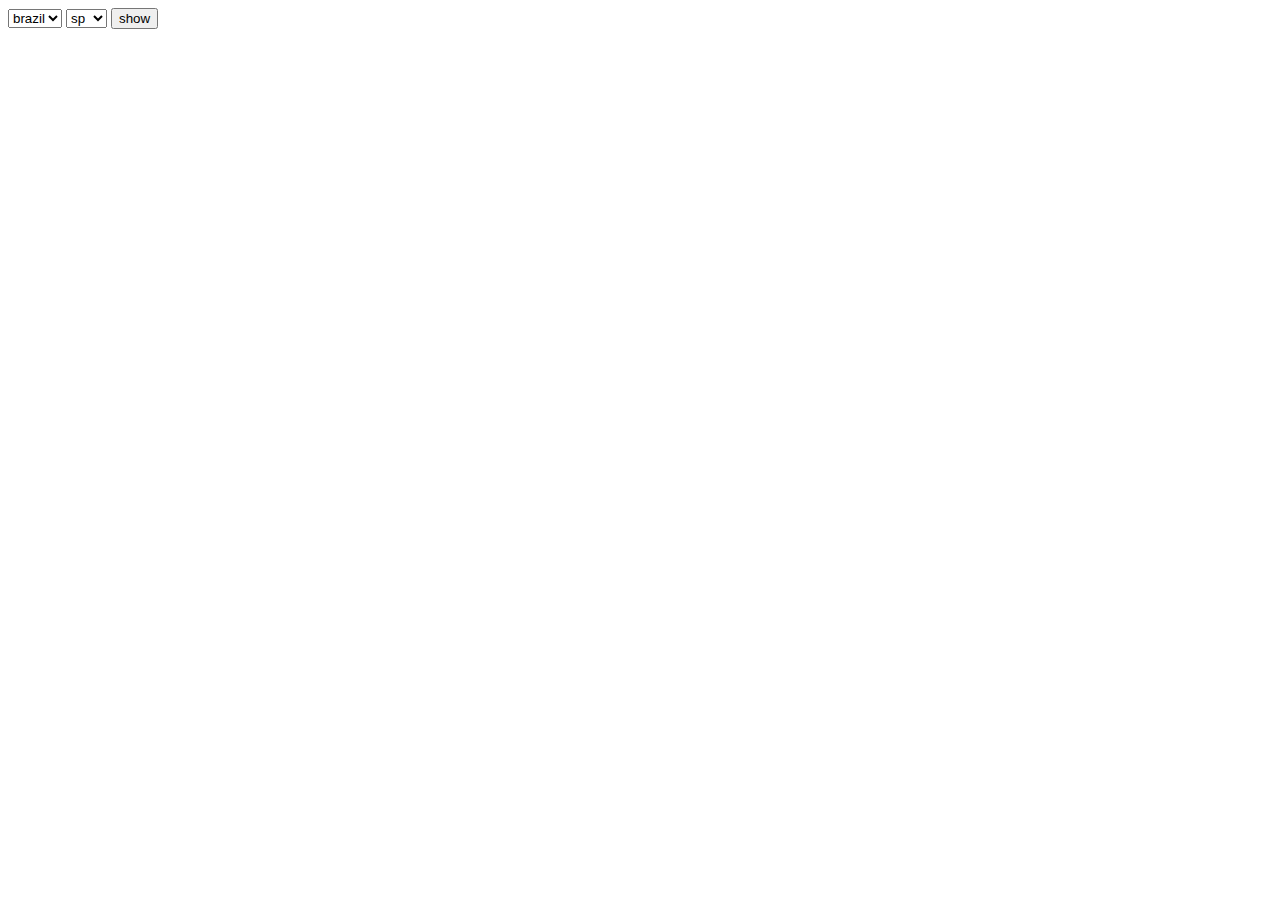
<file: New/ch.html>
<!DOCTYPE html>
<html lang="en">
<head>
    <meta charset="UTF-8">
    <meta name="viewport" content="width=device-width, initial-scale=1.0">
    <title>Document</title>
</head>
<body>
    
    <select name="slc1" id="slc1" onchange="_1sel();"></select>
    <select name="slc2" id="slc2" onchange="_2sel();"></select>
    <!-- <select name="slc3" id="slc3" onchange="_3sel();"></select> -->
    <!-- <select name="slc4" id="slc4"></select> -->
     <button onclick="sh()"> show </button>
    <script>
    //just call the method when the select change
        var slc1 = document.getElementById("slc1");
        var slc2 = document.getElementById("slc2");
        // var slc3 = document.getElementById("slc3");
        // var slc4 = document.getElementById("slc4");

        var dataObj = {//is a valid json
            "brazil": {
                "sp": {
                    "sp1": ["sp1A", "sp1B"],
                    "sp2": ["sp2A"]
                },
                "mg": {
                    "mg1": ["mg1A", "mg1B"],
                    "mg2": ["mg2A", "mg1B"]
                },
                "rj": {
                    "rj1": ["rj1A", "rj1B", "rj1C"],
                    "rj2": ["rj2A", "rj1B"]
                }
            },
            "usa": {
                "ny": {
                    "ny1": ["ny1A","ny1B","ny1C"],
                    "ny2": ["ny2A"]
                },
                "tx": {
                    "tx1": ["tx1A"]
                }
            },
            "uk": {
                "ld": {
                    "ld1": ["ld1A","ld1B","ld1C"],
                    "ld2": ["ld2A"]
                },
                "hm": {
                    "hm1": ["hm1A", "hm1B"]
                }
            }
        }

        let ctrs = Object.keys(dataObj);//countries - Object.keys return an array
        cmo(ctrs, slc1);//push values to select one
        _1sel();//call the first method of chain
        //slc1.value = "usa"
        //slc1.dispatchEvent(new Event('change'));

        function _1sel() {
            slc2.innerHTML = "";//clear the target select
            let cities = Object.keys(dataObj[slc1.value]);//get the cities from country as array
            cmo(cities, slc2);//push values to select two
            _2sel();//call the second method of chain
        }

        function _2sel() {
            // slc3.innerHTML = "";//clear
            // let zones = Object.keys(dataObj[slc1.value][slc2.value]);//get the zones from country and city as array
            // cmo(zones, slc3);//push values to select three
            // _3sel();//call the third method of chain
        }

        // function _3sel() {
        //     slc4.innerHTML = "";//clear
        //     let staffs = dataObj[slc1.value][slc2.value][slc3.value];//no Obj.keys here, just get the array of values
        //     cmo(staffs, slc4);//push values to select four
        // }

        function cmo(arr, s) {//create options and add to select
            arr.forEach(o => {
                let opt = document.createElement("option");
                opt.value = o;
                opt.innerHTML = o;
                s.add(opt);
            });
        }
    </script>
    <script>
        function sh(){
            console.log(slc1.value);
            console.log(slc2.value);
        }

        // Function to load API data
        async function loadApiData() {
            try {
                const [dataResponse, lightingResponse] = await Promise.all([
                    fetch('api/newData.json'),
                    fetch('api/lighting.json')
                ]);
                
                const dataJson = await dataResponse.json();
                const lightingJson = await lightingResponse.json();
                
                console.log(dataJson , lightingJson);
                apiData = {};
                for (const grade in dataJson) {
                    apiData[grade] = {
                        ...dataJson[grade],
                        lighting_data: lightingJson[grade] || {}
                    };
                }
                
                
            } catch (error) {
                console.error('Failed to load API data:', error);
                
            }
        }


    </script>

</body>
</html>
</file>
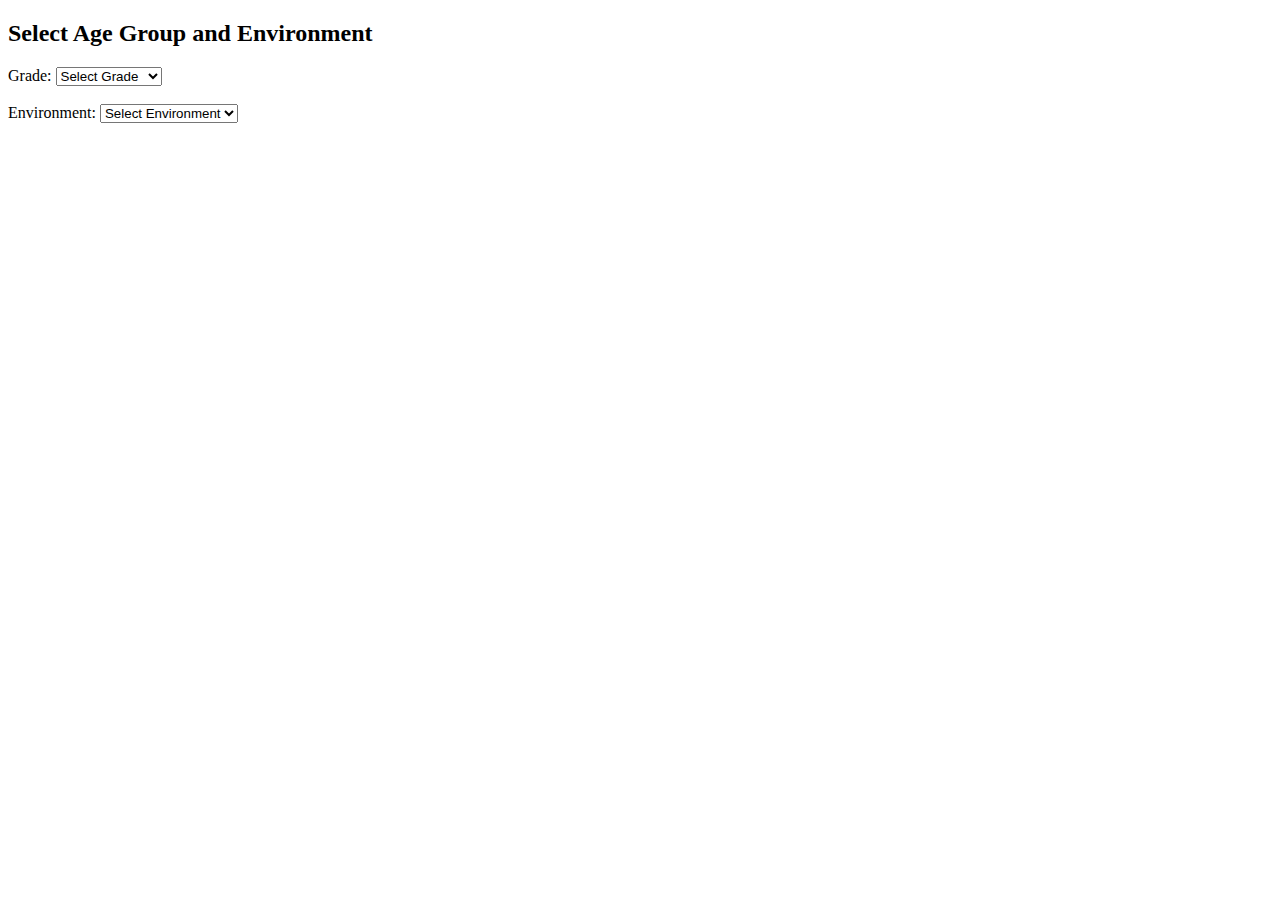
<file: New/ch2.html>
<!DOCTYPE html>
<html lang="en">
<head>
  <meta charset="UTF-8">
  <title>Chain Select - Age and Environment</title>
  <script>
    let apiData = {};
    async function loadApiData() {
      try {
        const [dataResponse, lightingResponse] = await Promise.all([
          fetch('api/newData.json'),
          fetch('api/lighting.json')
        ]);
        
        const dataJson = await dataResponse.json();
        const lightingJson = await lightingResponse.json();
        
        console.log(dataJson , lightingJson);
        apiData = {};
        for (const grade in dataJson) {
          apiData[grade] = {
            ...dataJson[grade],
            lighting_data: lightingJson[grade] || {}
          };
        }
        
        
      } catch (error) {
        console.error('Failed to load API data:', error);
        
      }
    }

    window.addEventListener("DOMContentLoaded", async function () {
      const ageSelect = document.getElementById("grade");
      const envSelect = document.getElementById("environment");

      // Populate age dropdown
      await loadApiData();
      for (const age in apiData) {
        const option = document.createElement("option");
        option.value = age;
        option.text = `${age} (${apiData[age].age_range})`;
        ageSelect.appendChild(option);
      }

      // Update environments on age change
      ageSelect.addEventListener("change", function () {
        const selectedAge = this.value;

        // Clear previous environments
        envSelect.innerHTML = `<option value="" disabled selected>Select Environment</option>`;

        if (selectedAge && apiData[selectedAge]) {
            console.log(apiData[selectedAge].lighting_data);
            
          const environments =
            apiData[selectedAge].lighting_data.recommendation_levels.highly_recommended.environments;
          for (const env in environments) {
            const option = document.createElement("option");
            option.value = env;
            option.text = env.charAt(0).toUpperCase() + env.slice(1);
            envSelect.appendChild(option);
          }
        }
      });
    });
  </script>
</head>
<body>

  <h2>Select Age Group and Environment</h2>

  <label for="grade">Grade:</label>
  <select id="grade">
    <option value="" disabled selected>Select Grade</option>
  </select>

  <br><br>

  <label for="environment">Environment:</label>
  <select id="environment">
    <option value="" disabled selected>Select Environment</option>
  </select>

</body>
</html>
</file>
<file: style.css>
/* ==================================== */
/* 1. CSS Custom Properties (Variables) */
/* ==================================== */

:root {
    /* Font Families */
    --fm-p: "IBM Plex Sans Arabic", sans-serif;
    --fm-h1: "Anton", sans-serif;

    /* Font Weights */
    --fw-100: 100;
    --fw-200: 200;
    --fw-300: 300;
    --fw-400: 400;
    --fw-500: 500;
    --fw-600: 600;
    --fw-700: 700;
    --fw-800: 800;
    --fw-900: 900;

    /* Colors (HSL format) */
    --clr-accent: hsl(357, 84%, 51%);
    --clr-neutral-100: 0, 0%, 100%;
    --clr-neutral-200: 0, 0%, 90%;
    --clr-neutral-300: 0, 0%, 80%;
    --clr-neutral-400: 0, 0%, 64%;
    --clr-neutral-700: 0, 0%, 35%;
    --clr-neutral-800: 0, 0%, 23%;
    --clr-neutral-900: 0, 0%, 0%;

    /* Spacing & Sizes */
    --fs: 1em;
    --gap: 1rem;
    --width: 80%;
    --input-width: calc(25% - calc(var(--gap) * 1.5));

    /* Layout & Other */
    --flex-dir: row;
}

/* ==================================== */
/* 2. Base Styles & Global Resets       */
/* ==================================== */

/* Box Sizing & Resets */
*, h1, h2, h3, h4, p, a, li, span {
    margin: 0;
    padding: 0;
    box-sizing: border-box;
}

/* Focus State for accessibility */
*:focus {
    outline: none;
    border: solid 1px var(--clr-accent);
}

/* Body and Global Typography */
body {
    background-color: hsl(var(--clr-neutral-800));
    font-family: var(--fm-p);
    font-size: var(--fs);
    overflow-x: hidden;
}

/* Custom Typography Classes */
.display-3 {
    font-family: var(--fm-h1);
    text-transform: uppercase;
}

.text-danger {
    color: var(--clr-accent) !important;
}

/* Custom Button Styles */
.btn-danger {
    background-color: var(--clr-accent);
    border-color: var(--clr-accent);
    transition: all 350ms ease-out;
}

.btn-danger:hover {
    background-color: var(--clr-accent);
    border-color: var(--clr-accent);
    transform: translateY(-2px);
    box-shadow: 0 4px 8px rgba(0, 0, 0, 0.3);
}

.btn-outline-danger {
    color: var(--clr-accent);
    border-color: var(--clr-accent);
    transition: all 350ms ease-out;
}

.btn-outline-danger:hover {
    background-color: var(--clr-accent);
    border-color: var(--clr-accent);
    transform: translateY(-2px);
    box-shadow: 0 4px 8px rgba(0, 0, 0, 0.3);
}

/* Custom Form Styles */
.form-select.bg-dark {
    background-color: hsl(var(--clr-neutral-800)) !important;
    color: hsl(var(--clr-neutral-100)) !important;
    border-color: hsl(var(--clr-neutral-400)) !important;
}

.form-select.bg-dark:focus {
    border-color: var(--clr-accent) !important;
    box-shadow: 0 0 0 0.2rem rgba(220, 53, 69, 0.25) !important;
}

/* Custom Card Styles */
.card.bg-secondary.bg-opacity-25 {
    background-color: hsl(var(--clr-neutral-700), 0.25) !important;
    backdrop-filter: blur(10px);
    -webkit-backdrop-filter: blur(10px);
}

/* Custom Navbar Styles */
.navbar-dark .navbar-nav .nav-link {
    color: hsl(var(--clr-neutral-100));
    transition: all 350ms ease-in-out;
}

.navbar-dark .navbar-nav .nav-link:hover {
    color: var(--clr-accent);
    border-bottom: 2px solid var(--clr-accent);
}

.navbar-dark .navbar-nav .btn-link {
    color: hsl(var(--clr-neutral-100));
    text-decoration: none;
    background: none;
    border: none;
    padding: 0.125rem;
    transition: all 350ms ease-in-out;
}

.navbar-dark .navbar-nav .btn-link:hover {
    color: var(--clr-accent);
    border-bottom: 2px solid var(--clr-accent);
}

/* Custom Image Styles for Social Media */
.navbar-nav .nav-link img {
    transition: all 250ms ease-in;
}

.navbar-nav .nav-link:hover img {
    filter: sepia(0%);
    background-color: hsl(var(--clr-neutral-100));
    border-radius: 4px;
    padding: 2px;
}

/* Custom Alert Styles */
.alert-danger {
    background-color: rgba(220, 53, 69, 0.1);
    border-color: var(--clr-accent);
    color: hsl(var(--clr-neutral-100));
}

/* Custom List Styles for Results */
.list-unstyled li {
    transition: all 250ms ease-in-out;
}

.list-unstyled li:hover {
    background-color: hsl(var(--clr-neutral-700), 0.5) !important;
    transform: translateX(5px);
}

/* ==================================== */
/* 3. Responsive Adjustments            */
/* ==================================== */

@media (max-width: 768px) {
    :root {
        --fs: 0.9em;
        --gap: 0.8rem;
    }
    
    .display-3 {
        font-size: 2.5rem !important;
    }
    
    .card-body {
        padding: 1.5rem !important;
    }
    
    .btn-lg {
        padding: 0.75rem 2rem !important;
        font-size: 1rem !important;
    }
}

@media (max-width: 576px) {
    .display-3 {
        font-size: 2rem !important;
    }
    
    .container-fluid {
        padding-left: 1rem;
        padding-right: 1rem;
    }
    
    .position-fixed {
        display: none;
    }
}

/* ==================================== */
/* 4. Animation and Effects             */
/* ==================================== */

@keyframes fadeInUp {
    from {
        opacity: 0;
        transform: translateY(30px);
    }
    to {
        opacity: 1;
        transform: translateY(0);
    }
}

.card {
    animation: fadeInUp 0.6s ease-out;
}

/* ==================================== */
/* 5. Utility Classes                   */
/* ==================================== */

.min-vh-100 {
    min-height: 100vh;
}

.rounded-4 {
    border-radius: 1rem !important;
}

/* Custom scrollbar */
::-webkit-scrollbar {
    width: 8px;
}

::-webkit-scrollbar-track {
    background: hsl(var(--clr-neutral-800));
}

::-webkit-scrollbar-thumb {
    background: var(--clr-accent);
    border-radius: 4px;
}

::-webkit-scrollbar-thumb:hover {
    background: hsl(357, 84%, 45%);
}
</file>
<file: New/style.css>
/* ==================================== */
/* 1. CSS Custom Properties (Variables) */
/* ==================================== */

:root {
    /* Font Families */
    --fm-p: "IBM Plex Sans Arabic", sans-serif;
    --fm-h1: "Anton", sans-serif;

    /* Font Weights */
    --fw-100: 100;
    --fw-200: 200;
    --fw-300: 300;
    --fw-400: 400;
    --fw-500: 500;
    --fw-600: 600;
    --fw-700: 700;
    --fw-800: 800;
    --fw-900: 900;

    /* Colors (HSL format) */
    --clr-accent: hsl(357, 84%, 51%);
    --clr-accent-transparent: hsl(357, 84%, 51%, 0%);
    --clr-accent-hover: hsl(357, 100%, 50%);
    --clr-neutral-100: 0, 0%, 100%;
    --clr-neutral-200: 0, 0%, 90%;
    --clr-neutral-300: 0, 0%, 80%;
    --clr-neutral-400: 0, 0%, 64%;
    --clr-neutral-600: 0, 0%, 30%;
    --clr-neutral-700: 0, 0%, 35%;
    --clr-neutral-800: 0, 0%, 23%;
    --clr-neutral-900: 0, 0%, 0%;

    /* Spacing & Sizes */
    --fs: 1em;
    --gap: 1rem;
    --width: 80%;
    --input-width: calc(25% - calc(var(--gap) * 1.5));
    --header-height: 80px;

    /* Layout & Other */
    --flex-dir: row;
}

/* ==================================== */
/* 2. Base Styles & Global Resets       */
/* ==================================== */

/* Box Sizing & Resets */
*, h1, h2, h3, h4, p, a, li, span {
    margin: 0;
    padding: 0;
    box-sizing: border-box;
}

/* Focus State for accessibility */
*:focus {
    outline: none;
    border: solid 1px var(--clr-accent);
}

input[type="range"] {
    -webkit-appearance: none;
    appearance: none;
    width: 100%;
    height: 10px;
    background: hsl(var(--clr-neutral-100));
    border-radius: 100vh;
    outline: none;
}

input[type="range"]::-webkit-slider-thumb {
    -webkit-appearance: none;
    width: 30px;
    height: 30px;
    background: var(--clr-accent);
    border-radius: 7px;
    cursor: pointer;
    border: none;
    outline: none;
}

input[type="range"]::-moz-range-thumb {
    width: 30px;
    height: 30px;
    background: var(--clr-accent);
    border-radius: 7px;
    cursor: pointer;
    border: none;
    outline: none;
}

/* Body and Global Typography */
body {
    background: hsl(var(--clr-neutral-800));
    color: hsl(var(--clr-neutral-100));
    font-family: var(--fm-p);
    font-size: var(--fs);
    overflow-x: hidden;
    min-height: 100vh;
    display: flex;
    flex-direction: column;
}

.bg-body{
    background: url(assets/ChatGPT\ Image\ Aug\ 4\,\ 2025\,\ 10_16_13\ PM.png);
    object-fit: cover;
    background-repeat: no-repeat;
    background-size: 100%;
    background-position: bottom;
}

.overlay{
    background: hsl(var(--clr-neutral-900), 15%);
    background: linear-gradient(180deg, hsl(var(--clr-neutral-900)) 0%, hsl(var(--clr-neutral-900), 0%) 20%);
    width: 100%;
    inset: 0;
    position: absolute;
    z-index: -1;
}

main {
    width: 100%;
    display: grid;
    place-content: center;
}

/* Custom Typography Classes */
.display-3 {
    font-family: var(--fm-h1);
    text-transform: uppercase;
    font-size: 3rem;
    font-weight: 700;
    margin-bottom: 1rem;
    color: var(--clr-accent) !important;
    text-align: center;
}

.text-danger {
    color: var(--clr-accent) !important;
}

.text-warning {
    color: #ffc107 !important;
}

.text-success {
    color: #198754 !important;
}

.text-info {
    font-size: 1.25em;
    font-weight: 300;
    color: hsl(var(--clr-neutral-100));
}

.text-primary {
    color: #0d6efd !important;
}

/* ==================================== */
/* 3. Header & Navigation Styles        */
/* ==================================== */

.main-header {
    width: 80%;
    margin-inline: auto;
    border-bottom: 1px solid hsl(var(--clr-neutral-100));
    padding: 1.5rem 0;
}

.header-container {
    display: flex;
    justify-content: space-between;
    align-items: center;
    width: 90%;
    margin: 0 auto;
}

.site-logo {
    max-height: 40px;
    width: auto;
}

.nav-toggle {
    display: none;
}

.nav-toggle-label {
    display: none;
    cursor: pointer;
}

.nav-toggle-icon {
    display: block;
    width: 25px;
    height: 3px;
    background-color: hsl(var(--clr-neutral-100));
    position: relative;
    transition: background-color 0.3s ease;
}

.nav-toggle-icon::before,
.nav-toggle-icon::after {
    content: '';
    display: block;
    width: 25px;
    height: 3px;
    background-color: hsl(var(--clr-neutral-100));
    position: absolute;
    transition: transform 0.3s ease;
}

.nav-toggle-icon::before {
    top: -8px;
}

.nav-toggle-icon::after {
    top: 8px;
}

.nav-toggle:checked ~ .nav-toggle-label .nav-toggle-icon {
    background-color: transparent;
}

.nav-toggle:checked ~ .nav-toggle-label .nav-toggle-icon::before {
    transform: translateY(8px) rotate(45deg);
}

.nav-toggle:checked ~ .nav-toggle-label .nav-toggle-icon::after {
    transform: translateY(-8px) rotate(-45deg);
}

.nav-menu {
    display: flex;
    list-style: none;
    align-items: center;
}

.nav-item {
    margin-left: 1.5rem;
}

.nav-link {
    color: hsl(var(--clr-neutral-100));
    text-decoration: none;
    transition: all 350ms ease-in-out;
    padding: 0 0.25rem;
    position: relative;
}

.nav-link::after {
    content: '';
    position: absolute;
    bottom: -2px;
    left: 0;
    width: 0;
    height: 2px;
    background-color: var(--clr-accent);
    transition: width 0.3s ease-in-out;
}

.nav-link:hover::after {
    width: 100%;
}

.nav-link-btn {
    background: none;
    border: none;
    cursor: pointer;
    font: inherit;
}

.social-icon {
    width: 20px;
    filter: brightness(0) invert(1);
    transition: all 250ms ease-in;
}

.nav-link:hover .social-icon {
    filter: none;
    background-color: hsl(var(--clr-neutral-100));
    border-radius: 4px;
    padding: 2px;
}

/* ==================================== */
/* 4. Main Content Layout & Components  */
/* ==================================== */

.main-content {
    width: 90%;
    margin-inline: auto;
    display: grid;
    grid-template-columns: 1fr;
    place-content: center;
    text-align: center;

    @media (width < 720px){
        grid-template-rows: 1fr;
    }
}

.main-content img {
    width: 100%;
    object-fit: cover;
    grid-row: 1 / -1;
    grid-column: 1 / -1;

    @media (width < 960px){
        grid-row: 1;
        grid-column: 1;
    }
}

.hero-section {
    margin-block: 5rem;
    width: 100%;
}

.hero-section h1{
    font-family: Anton;
    text-transform: uppercase;
    font-size: 3em;
    color: var(--clr-accent);
}


.form-card {
    background-color: hsla(var(--clr-neutral-700), 0.25);
    backdrop-filter: blur(10px);
    -webkit-backdrop-filter: blur(10px);
    border-radius: calc(var(--gap)*3.5);
    padding: 1rem;
    animation: fadeInUp 500ms ease-out;
}

.narrow{
    width: 50% !important;
    padding: 2rem 5rem;
}

.form-card h2 {
    text-align: center;
    text-transform: uppercase;
    font-weight: 200;
    font-size: 2em;
    margin-block: 2rem;
}

.simulation-form {
   display: grid;
   grid-template-columns: 1fr 1fr;
   gap: calc(var(--gap)*2);

   @media (width < 1080px){
    grid-template-columns: 1fr;
   }
}

.controls-grid{
    display: grid;
    gap: var(--gap);
}

.controller-group{
    display: grid;
    grid-template-columns: 40% 1fr;
    background: rgba(255,255,255,0.1); /* Merged from second block */
    padding: 1rem; /* Merged from second block */
    border-radius: 2rem; /* Merged from second block */
}

.form-label{
    display: grid;
    grid-template-columns: 1fr 1fr;
    grid-template-rows: 1fr 1fr;
    align-items: center;
    color: #fff !important; /* Merged from second block */
    font-weight: 500; /* Merged from second block */
    text-shadow: 0 1px 2px rgba(0,0,0,0.5); /* Merged from second block */
    width: 100%; /* Existing style */
    padding-inline: .7rem; /* Existing style */
}

.form-range{
    place-self: center;
}

.label-value{
    grid-column: 2;
    grid-row: 1;
    font-size: 1.5em;
    align-self: start;
    justify-self: start;
    color: #ffd700 !important; /* Merged from second block */
    font-weight: bold; /* Merged from second block */
}

.range-text{
    font-size: .7em;
    grid-column: 1 / -1;
    color: #ccc !important; /* Merged from second block */
    font-size: 0.9em; /* Merged from second block, overwrites existing */
}

.form-group {
    display: grid;
    justify-content: start;
    text-align: start;
    min-width: 45%;
}

.form-select {
    width: 15rem;
    padding: 1.2rem 3.5rem;
    font-size: 1rem;
    border-radius: var(--gap);
    background-color: hsl(var(--clr-neutral-700));
    border: 1.5px solid hsl(var(--clr-neutral-800));
    color: hsl(var(--clr-neutral-100));
    outline: none !important;
    appearance: none;
    background-image: url("data:image/svg+xml,%3csvg xmlns='http://www.w3.org/2000/svg' viewBox='0 0 16 16'%3e%3cpath fill='none' stroke='%23ffffff' stroke-linecap='round' stroke-linejoin='round' stroke-width='2' d='M2 5l6 6 6-6'/%3e%3c/svg%3e");
    background-repeat: no-repeat;
    background-position: right 1rem center;
    background-size: 1rem;
}

.form-select:focus {
    border-color: var(--clr-accent);
    outline: none;
}

.form-action-buttons {
    width: 100%;
    display: grid;
    padding-inline: 1.5rem;
    gap: calc(var(--gap)*2);
    grid-template-columns: repeat(auto-fit, minmax(40%, 1fr));
    text-align: center;
    margin-top: 20px; /* Merged from second block */
}

.secondary-btn-container {
    margin-top: 1rem;
}

.btn {
    font-size: 1rem;
    padding: 1.2rem 3rem;
    border-radius: var(--gap);
    cursor: pointer;
    text-decoration: none;
    transition: all 350ms ease-out;
    width: 100%;
    backdrop-filter: blur(10px); /* Merged from second block */
    border: 1px solid rgba(255,255,255,0.2); /* Merged from second block */
    transition: all 0.3s ease; /* Merged and simplified */
}

.btn-danger {
    background-color: var(--clr-accent);
    border: 1px solid var(--clr-accent);
    color: hsl(var(--clr-neutral-100));
    transition: all 350ms ease-in;
}

.btn-danger:hover {
    background-color: var(--clr-accent-hover);
    border: 1px solid var(--clr-accent-hover);
}

.btn-outline-danger {
    background-color: var(--clr-accent-transparent);
    border: 2px solid var(--clr-accent);
    color: var(--clr-accent);
    transition: all 350ms ease-in;
}

.btn-outline-danger:hover {
    background-color: var(--clr-accent);
    color: hsl(var(--clr-neutral-100));
}

.btn:hover { /* Merged from second block */
    transform: translateY(-2px);
    box-shadow: 0 5px 15px rgba(0,0,0,0.3);
}

/* Results Section */
.results-container {
    margin-top: 2rem;
}

.results-card {
    width: 100%;
    background-color: hsl(var(--clr-neutral-700));
    margin: 1rem;
    border-radius: calc(var(--gap)*2);
    padding: 2rem;
}

.results-card-body {
    display: grid;
    gap: 1rem;
    text-align: start;
    color: hsl(var(--clr-neutral-100));
}

.results-card-body h3 {
    color: hsl(var(--clr-neutral-300));
}

.results-list {
    list-style: none;
    padding: 0;
    display: grid;
    gap: calc(var(--gap));
}

.results-item {
    background-color: hsl(var(--clr-neutral-800));
    border-radius: calc(var(--gap)*2);
    padding: 1rem 2rem;
    display: grid;
}

.results-item div {
    display: flex;
    gap: 1rem;
}

.results-item h4{
    color: hsl(var(--clr-neutral-100));
    font-weight: 600;
}

.alert-danger {
    background-color: rgba(220, 53, 69, 0.1);
    border: 1px solid var(--clr-accent);
    color: hsl(var(--clr-neutral-100));
    padding: 1rem;
    border-radius: 0.25rem;
    margin-top: 1rem;
}

/* Credits Section */
.credits {
    position: fixed;
    top: 50%;
    right: 0;
    transform: translateY(-50%);
    background-color: hsl(var(--clr-neutral-100));
    color: hsl(var(--clr-neutral-900));
    padding: 1rem;
    border-top-left-radius: calc(var(--gap)*1.5);
    border-bottom-left-radius: calc(var(--gap)*1.5);
    box-shadow: 0 0 10px rgba(0, 0, 0, 0.2);
    z-index: 1050;
    text-align: center;
}

.credits-text p {
    font-size: 0.68rem;
    font-weight: 400;
}

.sc-logo {
    width: 5rem;
}

.form-card-body {
    width: 100%;
    height: fit-content;
    text-align: start;
    border-radius: var(--gap);
    padding: 2rem;
    margin: 1rem 0;
    grid-column: 1;
    grid-row: 1;
    z-index: 1000;
    background: hsl(var(--clr-neutral-700), 50%);

    @media (width < 960px){
        grid-row: 1;
        grid-column: 1 / -1;
    }
}

.contols-card{
    align-self: end;
    justify-self: end;
    display: grid;
    gap: 1rem;
    width: fit-content;
    height: fit-content;
    text-align: start;
    border-radius: var(--gap);
    padding: 2rem;
    margin: 1rem;
    grid-column: 1;
    grid-row: 1;
    z-index: 1000;
    background: hsl(var(--clr-neutral-700), 75%); /* Existing style */
    backdrop-filter: blur(10px) !important; /* Overwritten with more specific value from second block */
    -webkit-backdrop-filter: blur(10px); /* Merged from first block */

    @media (width < 960px){
        grid-row: 3;
        grid-column: 1;
        margin: 1rem 0;
    }
}

.contols-card h3 { /* Merged from second block */
    color: #fff;
    text-align: center;
    margin-bottom: 20px;
}


.general-info{
    width: 100%;
    margin: 2rem 0;
    padding: 3rem;
    display: grid;
    grid-template-columns: repeat(auto-fit, minmax(35rem, 1fr));
    text-align: start;
    gap: 1rem;
    border-radius: calc(var(--gap)*3);
    background: hsl(var(--clr-neutral-700));
}

.info-card{
    padding: 2rem;
    background: hsl(var(--clr-neutral-600));
    border-radius: calc(var(--gap)*2);
}

.info-card h5{
    font-size: 1.25em;
    text-transform: uppercase;
    font-weight: 300;
    color: hsl(var(--clr-neutral-300));
}

.classroom-container {
    border-radius: 3rem;
    overflow: hidden;
}

#lightingCanvas {
    transition: filter 0.3s ease;
    border-radius: 15px;
}

.flicker {
    animation: flickerEffect 0.2s infinite;
}

@keyframes flickerEffect {
    0%, 100% { opacity: 1; }
    50% { opacity: 0.8; }
}

.blurred {
    filter: blur(2px);
}

.btn:hover {
    transform: translateY(-2px);
    box-shadow: 0 5px 15px rgba(0,0,0,0.3);
}

.validation-status {
    font-size: 0.85rem;
    width: 75%;
    margin-inline: auto;
    padding: .125rem .25rem;
    border-radius: .5rem;
    margin-top: .25rem;
    font-weight: 500;
    text-align: start;
    grid-column: 1 / -1;
    transition: all 0.3s ease;
}

.validation-status.good {
    background: linear-gradient(135deg, #10b981, #059669);
    color: white;
    box-shadow: 0 2px 4px rgba(16, 185, 129, 0.3);
}

.validation-status.medium {
    background: linear-gradient(135deg, #f59e0b, #d97706);
    color: white;
    box-shadow: 0 2px 4px rgba(245, 158, 11, 0.3);
}

.validation-status.bad {
    background: linear-gradient(135deg, #ef4444, #dc2626);
    color: white;
    box-shadow: 0 2px 4px rgba(239, 68, 68, 0.3);
}

.validation-status.evaluating {
    background: linear-gradient(135deg, #6b7280, #4b5563);
    color: white;
    animation: pulse 2s infinite;
}

@keyframes pulse {
    0%, 100% { opacity: 0.7; }
    50% { opacity: 1; }
}

/* Preloader Styles */
.preloader {
    position: fixed;
    top: 0;
    left: 0;
    width: 100%;
    height: 100%;
    background: rgba(0, 0, 0, 0.3);
    backdrop-filter: blur(10px);
    display: flex;
    justify-content: center;
    align-items: center;
    z-index: 9999;
    opacity: 1;
    visibility: visible;
    transition: opacity 0.5s ease, visibility 0.5s ease;
}

.preloader.hidden {
    opacity: 0;
    visibility: hidden;
}

.preloader-content {
    text-align: center;
    color: white;
}

.preloader-gif {
    width: 120px;
    height: 120px;
    margin-bottom: 20px;
}

.preloader-text {
    font-size: 1.2rem;
    font-weight: 500;
    color: #ffffff;
    margin-top: 15px;
    animation: pulse 1.5s infinite;
}

/* ==================================== */
/* 5. Responsive Adjustments            */
/* ==================================== */

/* Mobile-first approach with enhanced responsiveness */
@media (max-width: 480px) {
    /* Ultra-small phones */
    :root {
        --fs: 0.9em;
        --gap: 0.75rem;
        --width: 95%;
    }
    
    .main-header {
        width: 95%;
        padding: 1rem 0;
    }
    
    .header-container {
        flex-direction: column;
        align-items: flex-start;
        width: 100%;
        gap: 1rem;
    }
    
    .site-logo {
        max-height: 35px;
    }
    
    .nav-toggle-label {
        display: block;
        position: absolute;
        right: 0;
        top: 0.5rem;
    }
    
    .nav-menu {
        display: none;
        flex-direction: column;
        align-items: center;
        width: 100%;
        margin-top: 1rem;
        padding: 1rem 0;
        border-top: 1px solid hsl(var(--clr-neutral-400));
        background: hsl(var(--clr-neutral-800));
        border-radius: 0.5rem;
    }
    
    .nav-item {
        margin: 0.5rem 0;
        width: 100%;
        text-align: center;
    }
    
    .nav-toggle:checked ~ .nav-menu {
        display: flex;
    }
    
    .main-content {
        padding: 1rem 0.5rem;
    }
    
    .form-card, .narrow {
        width: 100% !important;
        padding: 1rem !important;
        margin: 0.5rem 0;
    }
    .form-card-body {
        padding: 1rem;
        margin: 0.5rem;
    }
    .form-card-body h4 {
        font-size: 1.1rem;
        margin-bottom: 1rem;
    }
    .classroom-container {
        margin: 0.5rem;
        border-radius: 1.5rem;
    }
    .contols-card {
        position: static !important;
        margin: 0.5rem;
        padding: 1rem;
        width: calc(100% - 1rem) !important;
        background: rgba(0,0,0,0.8) !important;
    }
    .contols-card h3 {
        font-size: 1.2rem;
        margin-bottom: 1rem;
        text-align: center;
    }
    .controls-grid {
        grid-template-columns: 1fr;
        gap: 1rem;
    }
    .controller-group {
        padding: 1rem;
        background: rgba(255,255,255,0.05);
        border-radius: 0.75rem;
    }
    .form-label {
        font-size: 0.9rem;
        margin-bottom: 0.5rem;
    }
    .label-value {
        font-weight: 600;
        color: var(--clr-accent);
    }
    input[type="range"] {
        height: 8px;
        margin: 0.75rem 0;
    }
    input[type="range"]::-webkit-slider-thumb {
        width: 24px;
        height: 24px;
    }
    input[type="range"]::-moz-range-thumb {
        width: 24px;
        height: 24px;
    }
    .validation-status {
        font-size: 0.75rem;
        padding: 0.25rem 0.5rem;
        margin-top: 0.5rem;
        width: 100%;
    }
    .info-card {
        padding: 1rem;
        margin: 0.5rem;
    }
    .info-card h5 {
        font-size: 1rem;
    }
    .info-card p {
        font-size: 0.85rem;
        line-height: 1.4;
    }
    .credits {
        position: static;
        width: 100%;
        border-radius: 0;
        box-shadow: none;
        padding: 0.5rem;
        top: unset;
        right: unset;
        transform: none;
    }
}

@media (min-width: 481px) and (max-width: 768px) {
    /* Tablets and larger phones */
    :root {
        --fs: 0.95em;
        --gap: 0.875rem;
        --width: 90%;
    }
    .main-header {
        width: 90%;
    }
    .header-container {
        flex-direction: column;
        align-items: flex-start;
        width: 95%;
        gap: 1rem;
    }
    .main-nav {
        width: 100%;
    }
    .nav-toggle-label {
        display: block;
        position: absolute;
        right: 1rem;
        top: 1.5rem;
    }
    .nav-menu {
        display: none;
        flex-direction: column;
        align-items: center;
        width: 100%;
        margin-top: 1rem;
        padding-top: 1rem;
        border-top: 1px solid hsl(var(--clr-neutral-400));
    }
    .nav-item {
        margin: 0.5rem 0;
    }
    .nav-toggle:checked ~ .nav-menu {
        display: flex;
    }
    .display-3 {
        font-size: 2.5rem;
    }
    .form-card, .narrow {
        width: 90% !important;
        padding: 1.5rem !important;
        margin: 1rem auto;
    }
    .contols-card {
        position: static !important;
        margin: 1rem;
        width: calc(100% - 2rem) !important;
    }
    .controls-grid {
        grid-template-columns: repeat(auto-fit, minmax(280px, 1fr));
    }
    .form-group {
        flex: 1 1 100%;
        max-width: 100%;
    }
    .btn {
        padding: 0.75rem 2rem;
        font-size: 1rem;
    }
    .credits {
        position: static;
        width: 100%;
        border-radius: 0;
        box-shadow: none;
        padding: 0.5rem;
        top: unset;
        right: unset;
        transform: none;
    }
}

@media (min-width: 769px) and (max-width: 1024px) {
    /* Desktop and larger tablets */
    .contols-card {
        width: 60% !important;
        margin: 1.5rem auto;
    }
    .controls-grid {
        grid-template-columns: repeat(auto-fit, minmax(300px, 1fr));
    }
}

/* Extra: Ensure images and canvas are responsive */
.main-content img, .classroom-container img, .classroom-container canvas {
    max-width: 100%;
    height: auto;
    display: block;
}

/* Extra: Make sure overlay and background images scale */
.overlay, .bg-body {
    width: 100vw;
    min-height: 100vh;
    background-size: cover !important;
    background-position: center !important;
}

/* Extra: Responsive form select and buttons */
.form-select, .btn {
    min-width: 0;
    width: 100%;
    box-sizing: border-box;
}

/* Extra: Responsive grid for info cards */
.general-info {
    grid-template-columns: 1fr !important;
}

@media (min-width: 600px) {
    .general-info {
        grid-template-columns: repeat(auto-fit, minmax(300px, 1fr)) !important;
    }
}

/* ==================================== */
/* 6. Animation and Effects             */
/* ==================================== */

@keyframes fadeInUp {
    from {
        opacity: 0;
        transform: translateY(30px);
    }
    to {
        opacity: 1;
        transform: translateY(0);
    }
}

.form-card {
    animation: fadeInUp 0.6s ease-out;
}

/* Custom scrollbar */
::-webkit-scrollbar {
    width: 8px;
}

::-webkit-scrollbar-track {
    background: hsl(var(--clr-neutral-800));
}

::-webkit-scrollbar-thumb {
    background: var(--clr-accent);
    border-radius: 4px;
}

::-webkit-scrollbar-thumb:hover {
    background: hsl(357, 84%, 45%);
}
</file>
